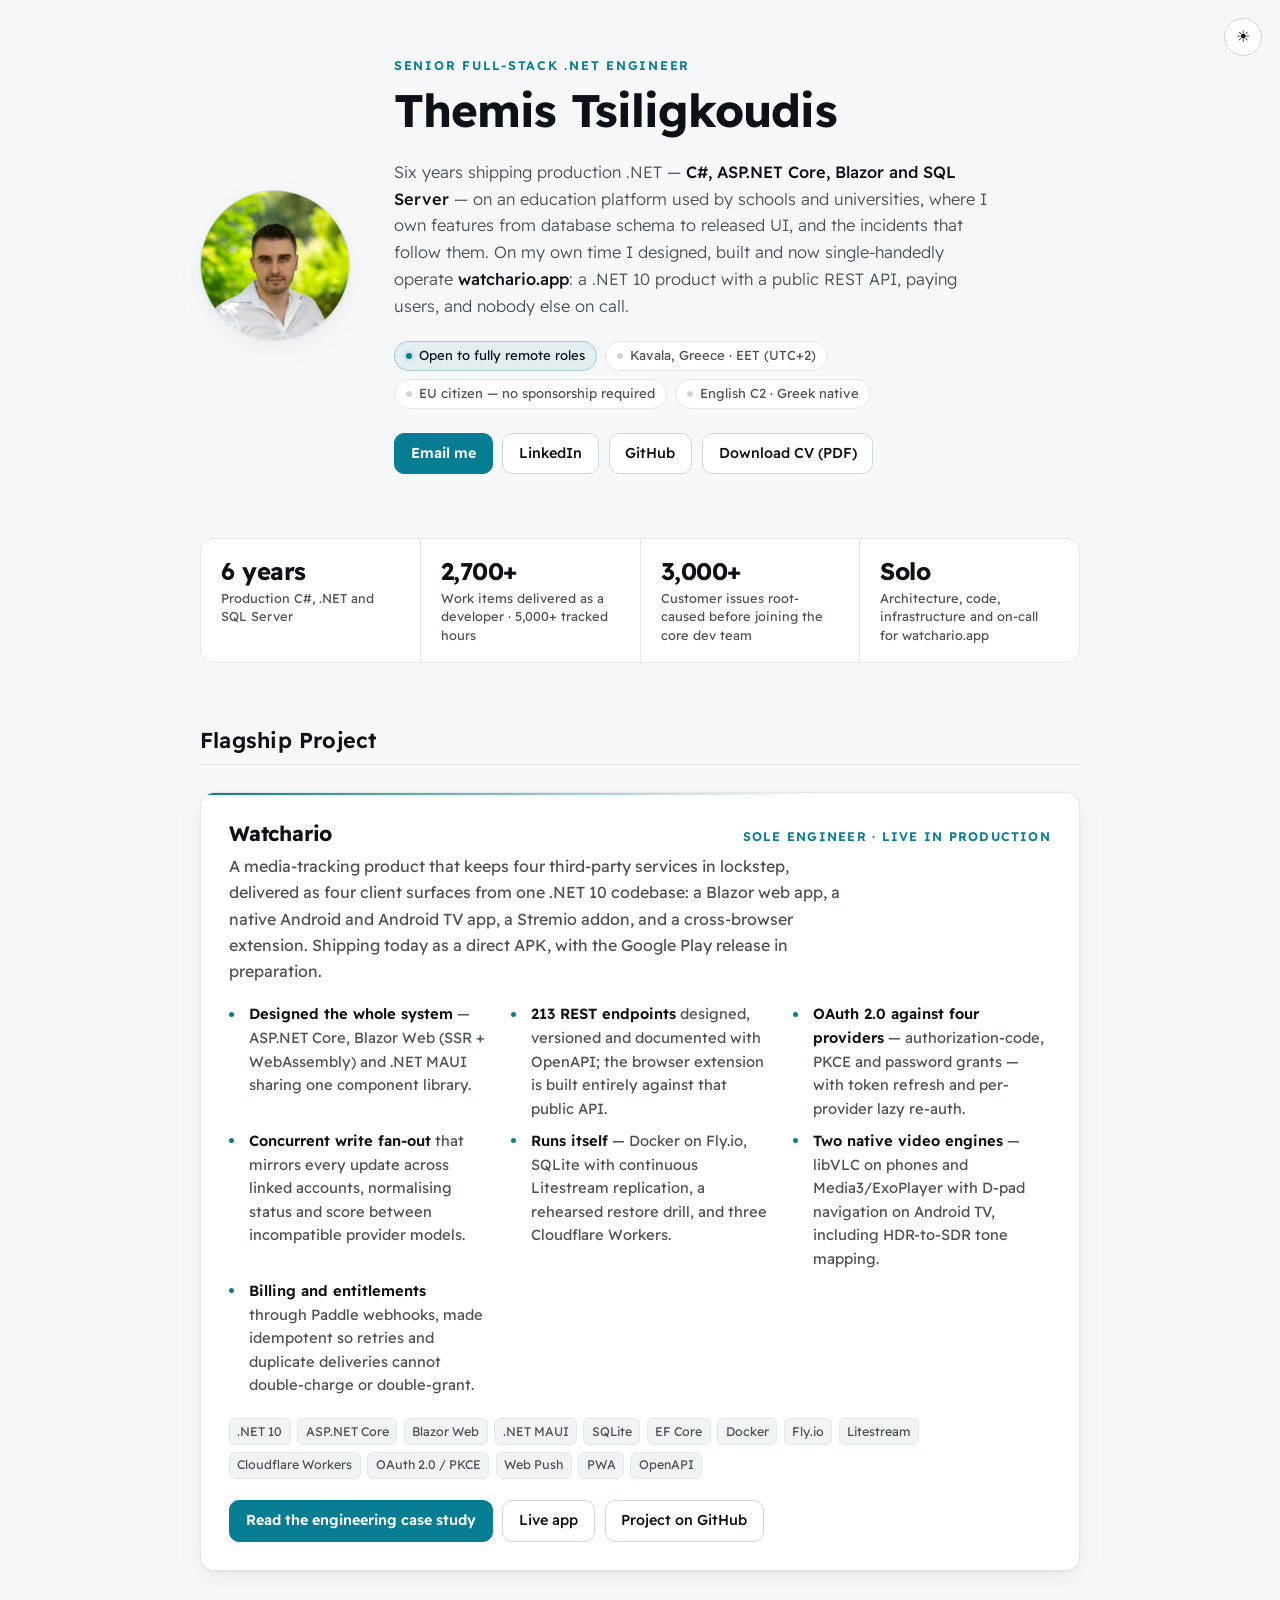
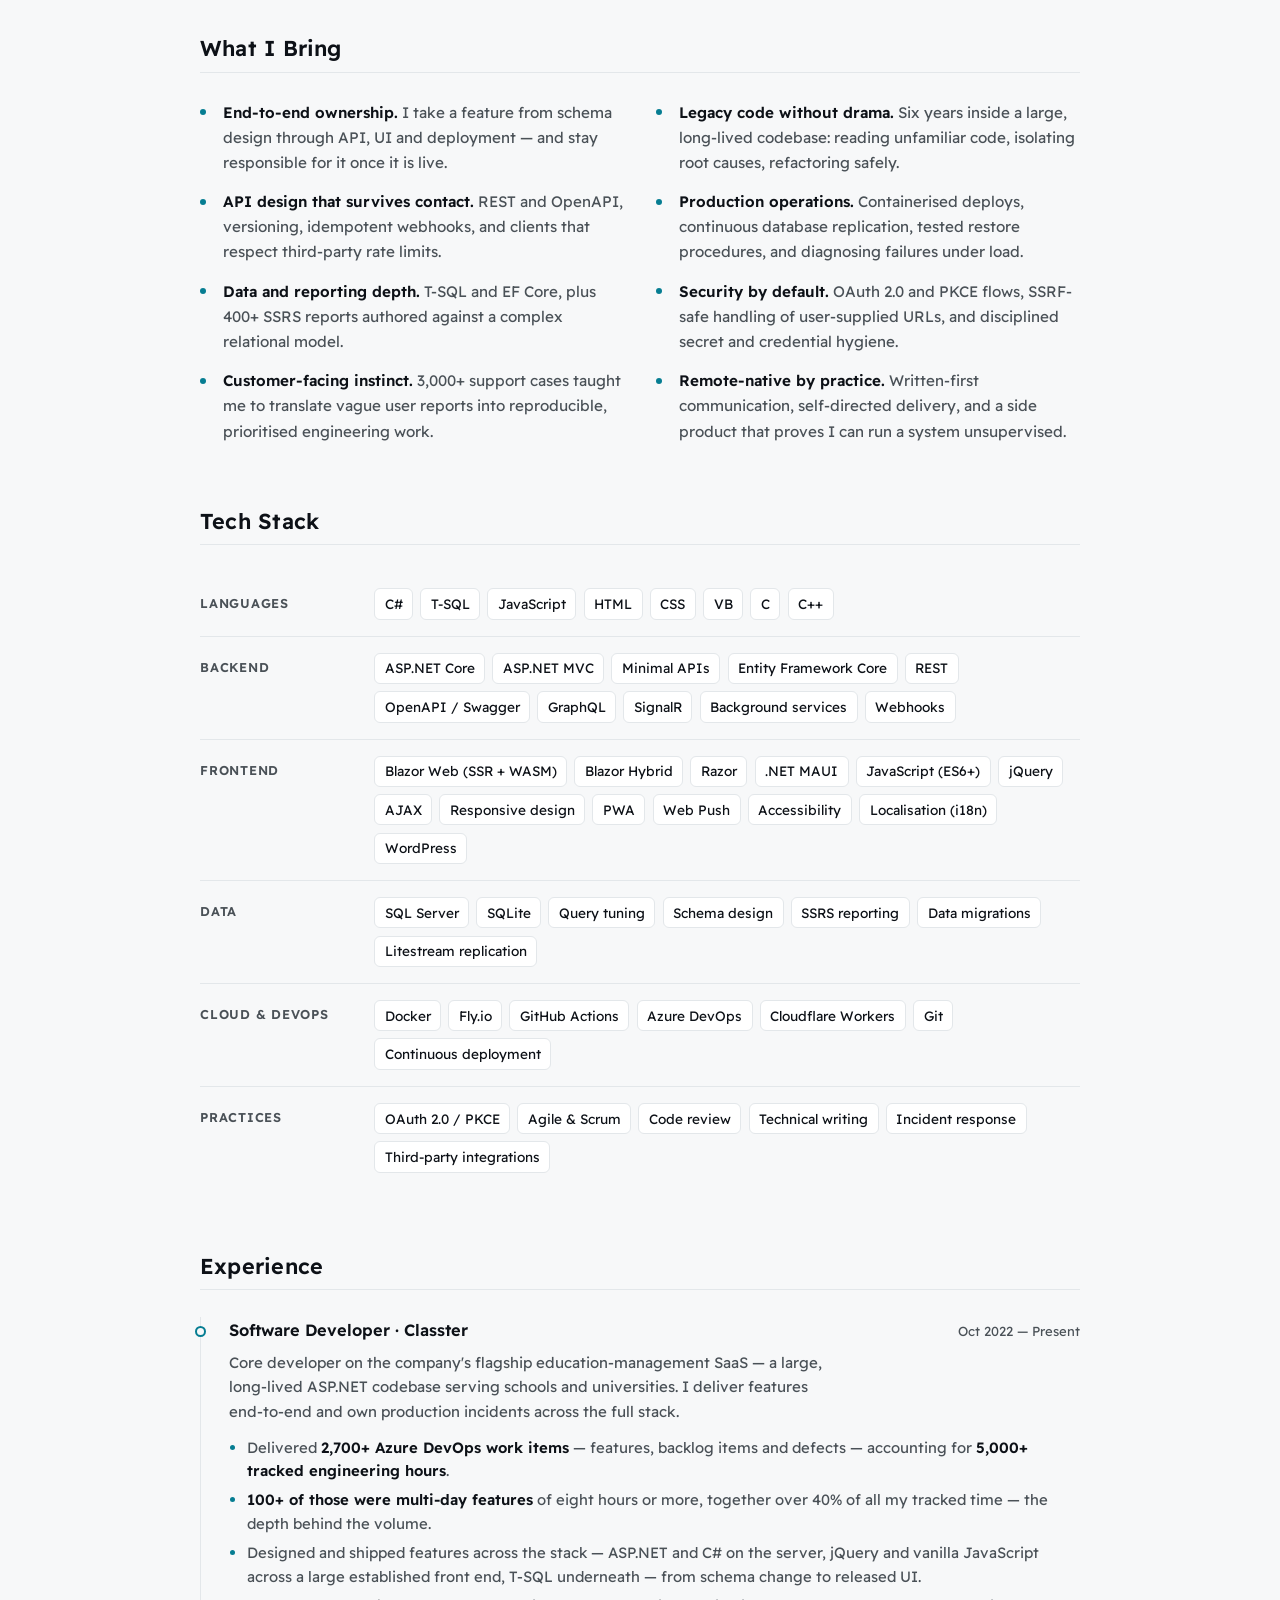
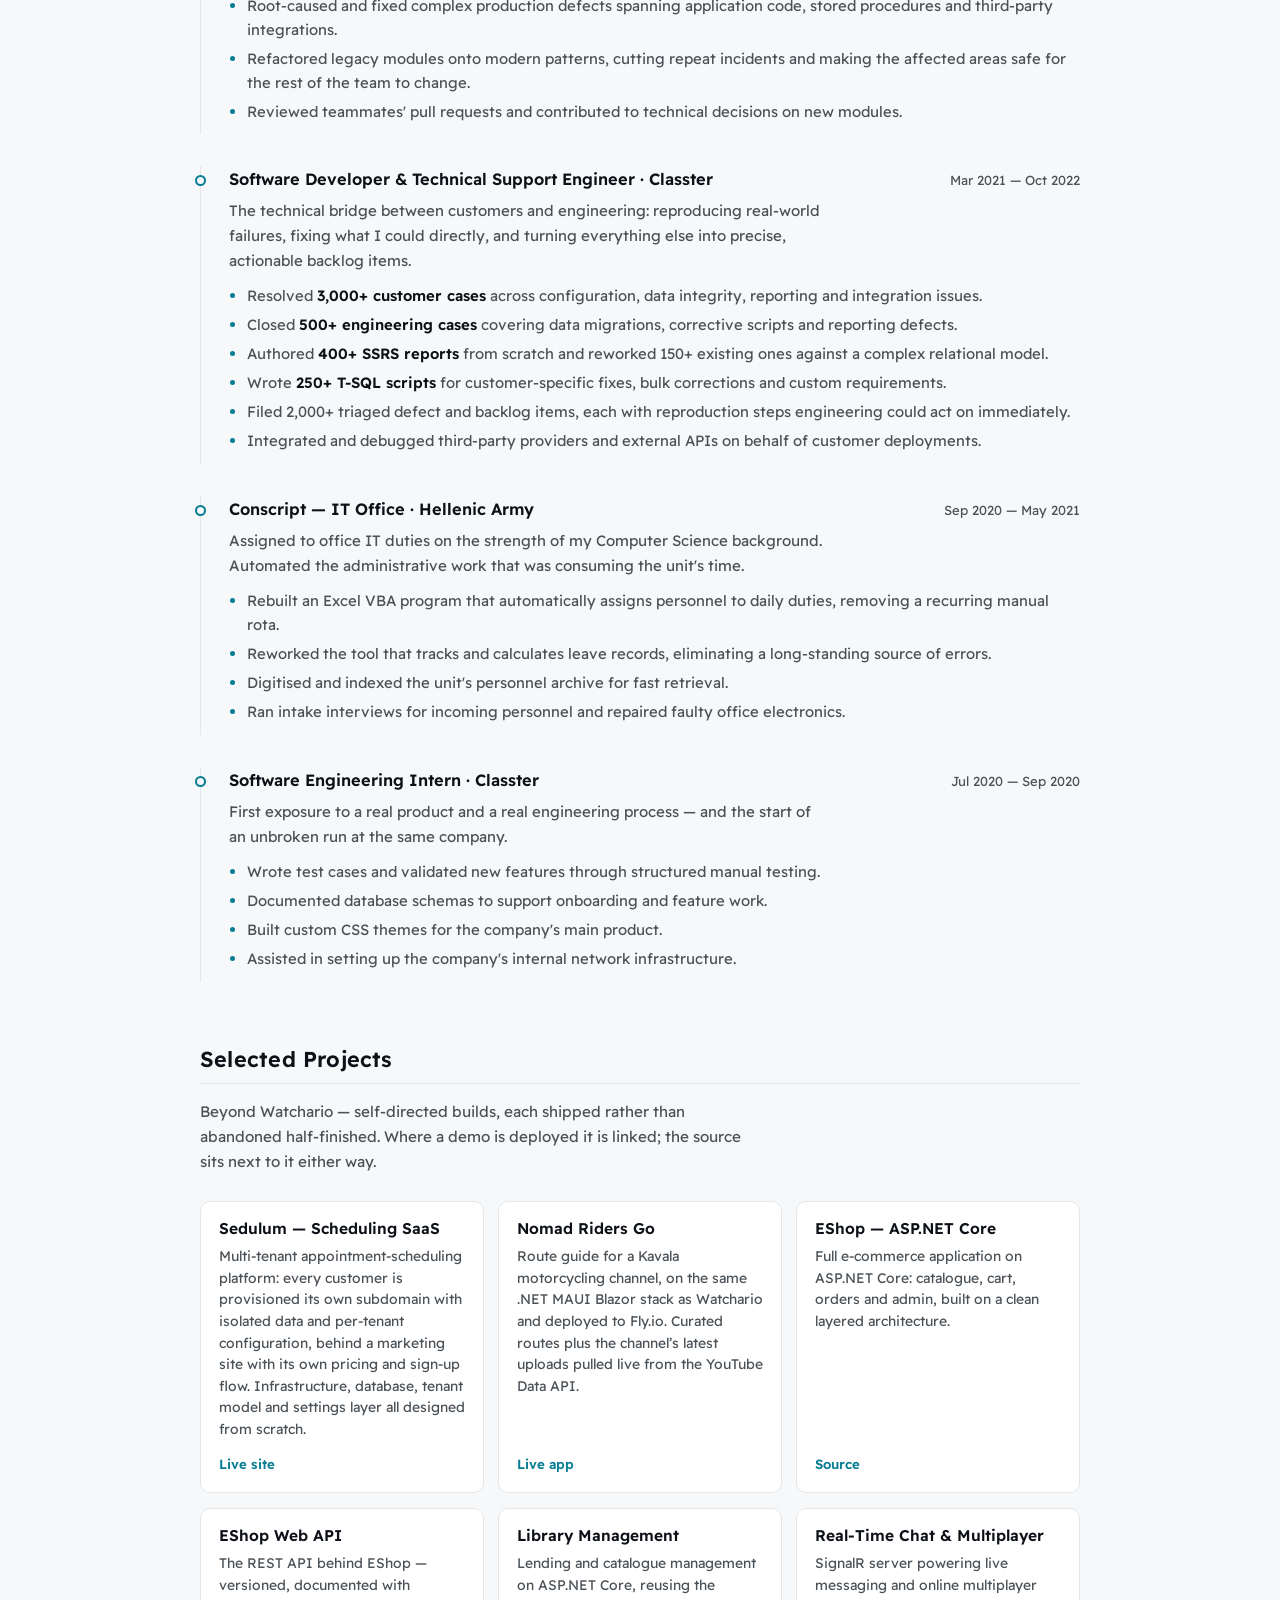
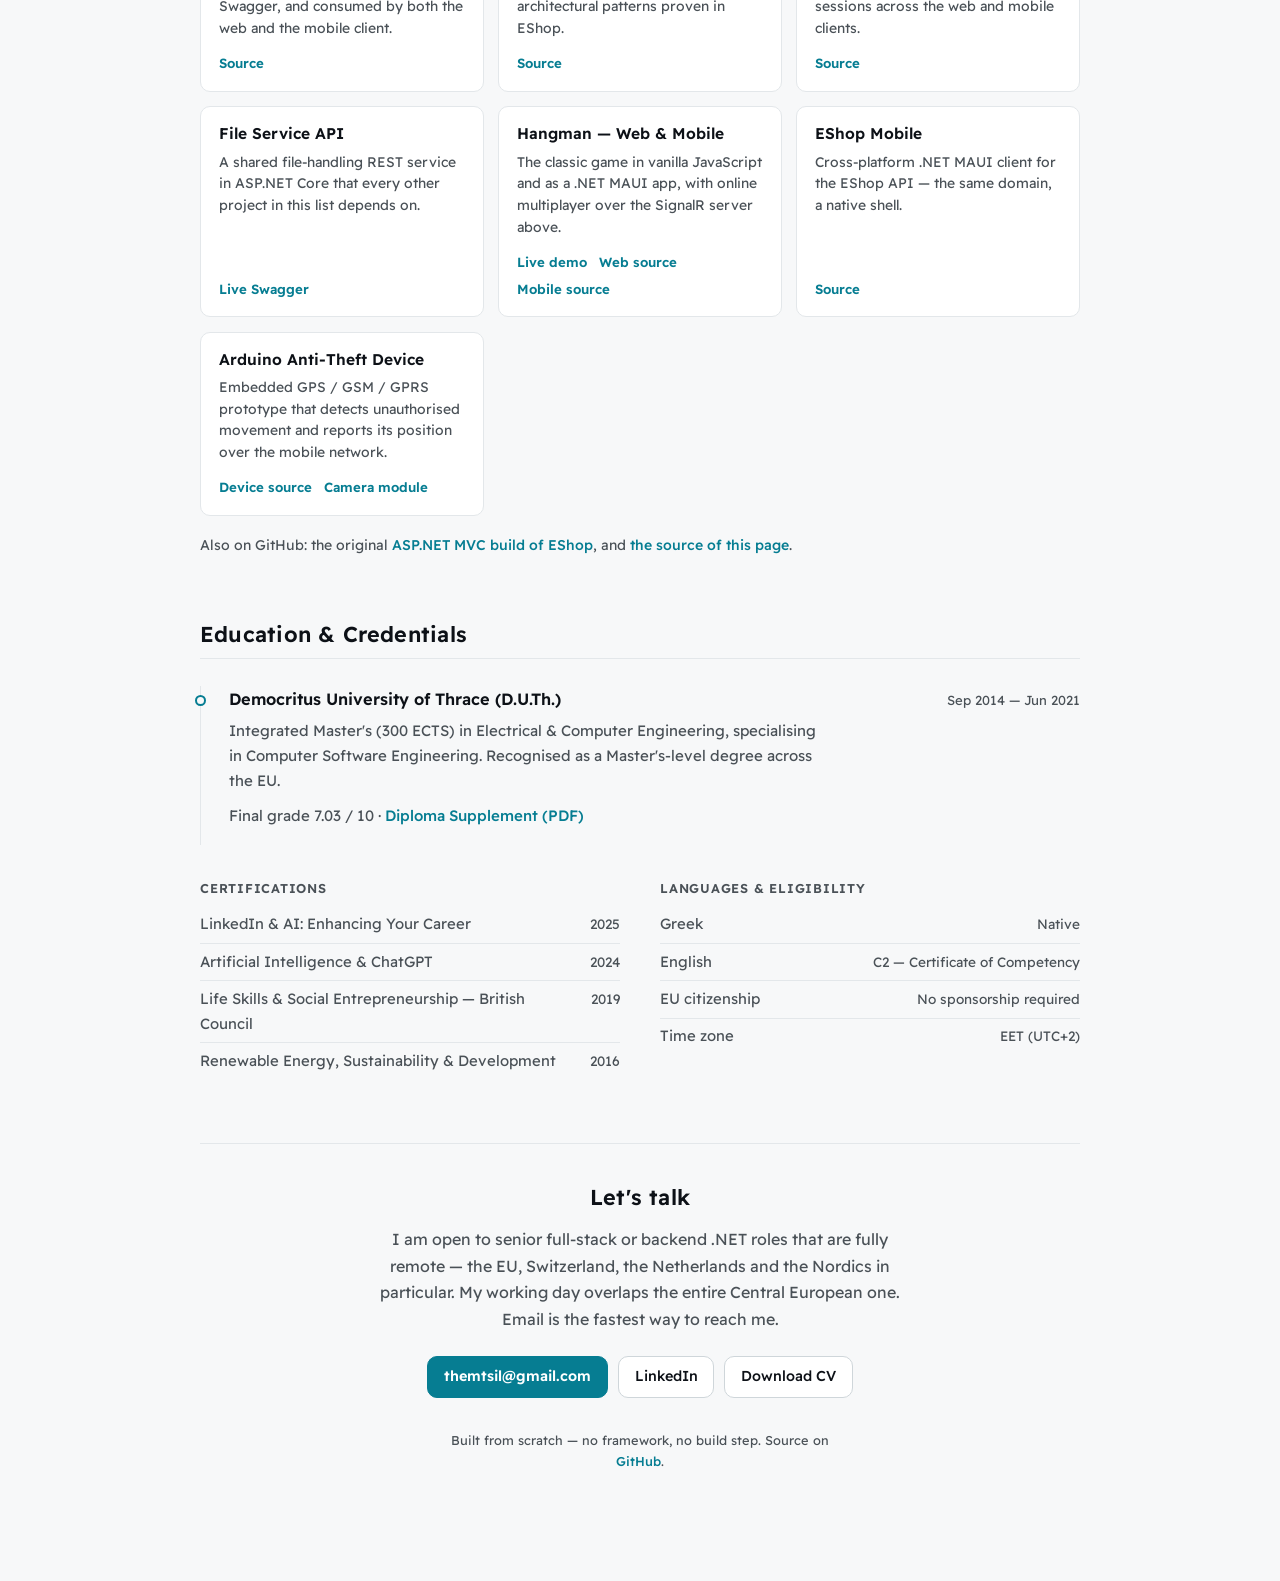
<file: index.html>
<!DOCTYPE html>
<html lang="en">
<head>
    <meta charset="utf-8">
    <meta name="viewport" content="width=device-width, initial-scale=1">

    <title>Themis Tsiligkoudis — Senior Full-Stack .NET Engineer</title>
    <meta name="description" content="Senior Full-Stack .NET Engineer with 6 years of production experience in C#, ASP.NET Core, Blazor and SQL Server. Based in Kavala, Greece (UTC+2) and open to fully remote roles across the EU, Switzerland and the Nordics. Builder and sole operator of watchario.app.">
    <meta name="author" content="Themis Tsiligkoudis">
    <meta name="keywords" content="Themis Tsiligkoudis, Senior .NET Developer, Full-Stack Engineer, C#, ASP.NET Core, Blazor, .NET MAUI, JavaScript, jQuery, SQL Server, Remote Developer Greece, Remote .NET Engineer Europe">
    <link rel="canonical" href="https://myportofolio.eu/">

    <meta property="og:type" content="profile">
    <meta property="og:site_name" content="Themis Tsiligkoudis">
    <meta property="og:url" content="https://myportofolio.eu/">
    <meta property="og:title" content="Themis Tsiligkoudis — Senior Full-Stack .NET Engineer">
    <meta property="og:description" content="6 years shipping production .NET. Builder and sole operator of watchario.app — a .NET 10 Blazor + MAUI product with a public REST API. Open to fully remote roles across Europe.">
    <meta property="og:image" content="https://myportofolio.eu/assets/images/og-image.png">
    <meta property="og:image:width" content="1200">
    <meta property="og:image:height" content="630">
    <meta property="og:image:alt" content="Themis Tsiligkoudis, Senior Full-Stack .NET Engineer, remote from Kavala, Greece.">
    <meta name="twitter:card" content="summary_large_image">
    <meta name="twitter:title" content="Themis Tsiligkoudis — Senior Full-Stack .NET Engineer">
    <meta name="twitter:description" content="6 years shipping production .NET. Builder and sole operator of watchario.app. Open to fully remote roles across Europe.">
    <meta name="twitter:image" content="https://myportofolio.eu/assets/images/og-image.png">

    <meta name="theme-color" content="#0b0d0e" media="(prefers-color-scheme: dark)">
    <meta name="theme-color" content="#f7f8f9" media="(prefers-color-scheme: light)">

    <link rel="icon" href="./assets/favicon.svg" type="image/svg+xml">
    <link rel="apple-touch-icon" href="./assets/images/profile_pic.JPG">

    <link rel="preconnect" href="https://fonts.googleapis.com">
    <link rel="preconnect" href="https://fonts.gstatic.com" crossorigin>
    <link rel="stylesheet" href="https://fonts.googleapis.com/css2?family=Readex+Pro:wght@300;400;500;600;700&display=swap">
    <link rel="stylesheet" href="./styles/main.css">

    <script>
        /* Resolve the theme before first paint so the page never flashes. */
        (function () {
            try {
                var t = localStorage.getItem('portfolio-theme');
                if (t === 'light' || t === 'dark') {
                    document.documentElement.setAttribute('data-theme', t);
                }
            } catch (e) { /* Blocked storage — the OS preference decides. */ }
        })();
    </script>

    <script type="application/ld+json">
    {
        "@context": "https://schema.org",
        "@type": "Person",
        "name": "Themis Tsiligkoudis",
        "givenName": "Themis",
        "familyName": "Tsiligkoudis",
        "jobTitle": "Senior Full-Stack .NET Engineer",
        "email": "mailto:themtsil@gmail.com",
        "url": "https://myportofolio.eu/",
        "image": "https://myportofolio.eu/assets/images/profile_pic.JPG",
        "description": "Senior Full-Stack .NET Engineer with 6 years of production experience in C#, ASP.NET Core, Blazor, .NET MAUI and SQL Server. Builder and sole operator of watchario.app.",
        "nationality": { "@type": "Country", "name": "Greece" },
        "address": {
            "@type": "PostalAddress",
            "addressLocality": "Kavala",
            "addressRegion": "Eastern Macedonia and Thrace",
            "addressCountry": "GR"
        },
        "knowsLanguage": [
            { "@type": "Language", "name": "Greek", "alternateName": "el" },
            { "@type": "Language", "name": "English", "alternateName": "en" }
        ],
        "worksFor": {
            "@type": "Organization",
            "name": "Classter",
            "url": "https://www.classter.com"
        },
        "alumniOf": {
            "@type": "CollegeOrUniversity",
            "name": "Democritus University of Thrace",
            "url": "https://duth.gr"
        },
        "knowsAbout": [
            "C#", ".NET", "ASP.NET Core", "Blazor", ".NET MAUI", "JavaScript", "jQuery", "SQL Server",
            "T-SQL", "Entity Framework Core", "REST API design", "OpenAPI",
            "SignalR", "SQL Server Reporting Services", "Docker", "OAuth 2.0",
            "Azure DevOps", "Cloudflare Workers", "Fly.io"
        ],
        "sameAs": [
            "https://github.com/ttsiligkoudis",
            "https://www.linkedin.com/in/ttsiligkoudis/",
            "https://watchario.app",
            "https://github.com/ttsiligkoudis/watchario-app"
        ],
        "seeks": {
            "@type": "Demand",
            "name": "Fully remote senior .NET engineering roles across the EU, Switzerland, the Nordics and the Netherlands"
        }
    }
    </script>
</head>
<body>
    <a class="skip-link" href="#main">Skip to content</a>

    <button id="theme-toggle" class="theme-toggle no-print" type="button" aria-label="Toggle color theme" aria-pressed="false" title="Toggle theme">
        <span class="theme-toggle__icon" aria-hidden="true">☾</span>
    </button>

    <main id="main">
        <div id="container--main">

            <header id="wrapper--hero">
                <img id="profile-pic" src="./assets/images/profile_pic.JPG" width="150" height="150"
                     alt="Portrait of Themis Tsiligkoudis">

                <div class="hero__content">
                    <p class="eyebrow">Senior Full-Stack .NET Engineer</p>
                    <h1 id="user-name">Themis Tsiligkoudis</h1>

                    <p id="bio">
                        Six years shipping production .NET — <strong>C#, ASP.NET Core, Blazor and SQL Server</strong> —
                        on an education platform used by schools and universities, where I own features from
                        database schema to released UI, and the incidents that follow them.
                        On my own time I designed, built and now single-handedly operate
                        <strong>watchario.app</strong>: a .NET 10 product with a public REST API, paying users,
                        and nobody else on call.
                    </p>

                    <ul class="availability">
                        <li class="is-open">Open to fully remote roles</li>
                        <li>Kavala, Greece · EET (UTC+2)</li>
                        <li>EU citizen — no sponsorship required</li>
                        <li>English C2 · Greek native</li>
                    </ul>

                    <ul class="cta-row">
                        <li><a class="btn btn--primary print-url" data-url="themtsil@gmail.com" href="mailto:themtsil@gmail.com?subject=Role%20enquiry">Email me</a></li>
                        <li><a class="btn print-url" data-url="linkedin.com/in/ttsiligkoudis" href="https://www.linkedin.com/in/ttsiligkoudis/" target="_blank" rel="noopener">LinkedIn</a></li>
                        <li><a class="btn print-url" data-url="github.com/ttsiligkoudis" href="https://github.com/ttsiligkoudis" target="_blank" rel="noopener">GitHub</a></li>
                        <li><a class="btn no-print" href="./assets/Themis-Tsiligkoudis-CV.pdf" target="_blank" rel="noopener">Download CV (PDF)</a></li>
                    </ul>
                </div>
            </header>

            <section class="section--page" aria-label="Career highlights at a glance">
                <div class="stat-band">
                    <p class="stat">
                        <span class="stat__value">6 years</span>
                        <span class="stat__label">Production C#, .NET and SQL Server</span>
                    </p>
                    <p class="stat">
                        <span class="stat__value">2,700+</span>
                        <span class="stat__label">Work items delivered as a developer · 5,000+ tracked hours</span>
                    </p>
                    <p class="stat">
                        <span class="stat__value">3,000+</span>
                        <span class="stat__label">Customer issues root-caused before joining the core dev team</span>
                    </p>
                    <p class="stat">
                        <span class="stat__value">Solo</span>
                        <span class="stat__label">Architecture, code, infrastructure and on-call for watchario.app</span>
                    </p>
                </div>
            </section>

            <section class="section--page" id="flagship">
                <h2>Flagship Project</h2>

                <article class="featured">
                    <div class="featured__head">
                        <h3 class="featured__title">Watchario</h3>
                        <span class="featured__role">Sole engineer · Live in production</span>
                    </div>

                    <p class="featured__tagline">
                        A media-tracking product that keeps four third-party services in lockstep, delivered as
                        four client surfaces from one .NET 10 codebase: a Blazor web app, a native Android and
                        Android TV app, a Stremio addon, and a cross-browser extension. Shipping today as a
                        direct APK, with the Google Play release in preparation.
                    </p>

                    <ul class="featured__points">
                        <li><strong>Designed the whole system</strong> — ASP.NET Core, Blazor Web (SSR + WebAssembly) and .NET MAUI sharing one component library.</li>
                        <li><strong>213 REST endpoints</strong> designed, versioned and documented with OpenAPI; the browser extension is built entirely against that public API.</li>
                        <li><strong>OAuth 2.0 against four providers</strong> — authorization-code, PKCE and password grants — with token refresh and per-provider lazy re-auth.</li>
                        <li><strong>Concurrent write fan-out</strong> that mirrors every update across linked accounts, normalising status and score between incompatible provider models.</li>
                        <li><strong>Runs itself</strong> — Docker on Fly.io, SQLite with continuous Litestream replication, a rehearsed restore drill, and three Cloudflare Workers.</li>
                        <li><strong>Two native video engines</strong> — libVLC on phones and Media3/ExoPlayer with D-pad navigation on Android TV, including HDR-to-SDR tone mapping.</li>
                        <li><strong>Billing and entitlements</strong> through Paddle webhooks, made idempotent so retries and duplicate deliveries cannot double-charge or double-grant.</li>
                    </ul>

                    <ul class="tags">
                        <li>.NET 10</li>
                        <li>ASP.NET Core</li>
                        <li>Blazor Web</li>
                        <li>.NET MAUI</li>
                        <li>SQLite</li>
                        <li>EF Core</li>
                        <li>Docker</li>
                        <li>Fly.io</li>
                        <li>Litestream</li>
                        <li>Cloudflare Workers</li>
                        <li>OAuth 2.0 / PKCE</li>
                        <li>Web Push</li>
                        <li>PWA</li>
                        <li>OpenAPI</li>
                    </ul>

                    <ul class="cta-row">
                        <li><a class="btn btn--primary print-url" data-url="myportofolio.eu/watchario.html" href="./watchario.html">Read the engineering case study</a></li>
                        <li><a class="btn print-url" data-url="watchario.app" href="https://watchario.app" target="_blank" rel="noopener">Live app</a></li>
                        <li><a class="btn print-url" data-url="github.com/ttsiligkoudis/watchario-app" href="https://github.com/ttsiligkoudis/watchario-app" target="_blank" rel="noopener">Project on GitHub</a></li>
                    </ul>
                </article>
            </section>

            <section class="section--page">
                <h2>What I Bring</h2>
                <ul id="qualifications--list">
                    <li><strong>End-to-end ownership.</strong> I take a feature from schema design through API, UI and deployment — and stay responsible for it once it is live.</li>
                    <li><strong>Legacy code without drama.</strong> Six years inside a large, long-lived codebase: reading unfamiliar code, isolating root causes, refactoring safely.</li>
                    <li><strong>API design that survives contact.</strong> REST and OpenAPI, versioning, idempotent webhooks, and clients that respect third-party rate limits.</li>
                    <li><strong>Production operations.</strong> Containerised deploys, continuous database replication, tested restore procedures, and diagnosing failures under load.</li>
                    <li><strong>Data and reporting depth.</strong> T-SQL and EF Core, plus 400+ SSRS reports authored against a complex relational model.</li>
                    <li><strong>Security by default.</strong> OAuth 2.0 and PKCE flows, SSRF-safe handling of user-supplied URLs, and disciplined secret and credential hygiene.</li>
                    <li><strong>Customer-facing instinct.</strong> 3,000+ support cases taught me to translate vague user reports into reproducible, prioritised engineering work.</li>
                    <li><strong>Remote-native by practice.</strong> Written-first communication, self-directed delivery, and a side product that proves I can run a system unsupervised.</li>
                </ul>
            </section>

            <section class="section--page">
                <h2>Tech Stack</h2>

                <div class="stack-group">
                    <p class="stack-group__label">Languages</p>
                    <ul class="stack-group__items">
                        <li>C#</li><li>T-SQL</li><li>JavaScript</li><li>HTML</li><li>CSS</li>
                        <li>VB</li><li>C</li><li>C++</li>
                    </ul>
                </div>

                <div class="stack-group">
                    <p class="stack-group__label">Backend</p>
                    <ul class="stack-group__items">
                        <li>ASP.NET Core</li><li>ASP.NET MVC</li><li>Minimal APIs</li>
                        <li>Entity Framework Core</li><li>REST</li><li>OpenAPI / Swagger</li>
                        <li>GraphQL</li><li>SignalR</li><li>Background services</li><li>Webhooks</li>
                    </ul>
                </div>

                <div class="stack-group">
                    <p class="stack-group__label">Frontend</p>
                    <ul class="stack-group__items">
                        <li>Blazor Web (SSR + WASM)</li><li>Blazor Hybrid</li><li>Razor</li>
                        <li>.NET MAUI</li><li>JavaScript (ES6+)</li><li>jQuery</li>
                        <li>AJAX</li><li>Responsive design</li><li>PWA</li>
                        <li>Web Push</li><li>Accessibility</li><li>Localisation (i18n)</li>
                        <li>WordPress</li>
                    </ul>
                </div>

                <div class="stack-group">
                    <p class="stack-group__label">Data</p>
                    <ul class="stack-group__items">
                        <li>SQL Server</li><li>SQLite</li><li>Query tuning</li>
                        <li>Schema design</li><li>SSRS reporting</li><li>Data migrations</li>
                        <li>Litestream replication</li>
                    </ul>
                </div>

                <div class="stack-group">
                    <p class="stack-group__label">Cloud &amp; DevOps</p>
                    <ul class="stack-group__items">
                        <li>Docker</li><li>Fly.io</li><li>GitHub Actions</li>
                        <li>Azure DevOps</li><li>Cloudflare Workers</li><li>Git</li>
                        <li>Continuous deployment</li>
                    </ul>
                </div>

                <div class="stack-group">
                    <p class="stack-group__label">Practices</p>
                    <ul class="stack-group__items">
                        <li>OAuth 2.0 / PKCE</li><li>Agile &amp; Scrum</li><li>Code review</li>
                        <li>Technical writing</li><li>Incident response</li><li>Third-party integrations</li>
                    </ul>
                </div>
            </section>

            <section id="work-history-wrapper" class="section--page">
                <h2>Experience</h2>

                <div class="card--work-history">
                    <div class="card__header">
                        <strong>Software Developer · Classter</strong>
                        <span class="card__date">Oct 2022 — Present</span>
                    </div>
                    <p>
                        Core developer on the company's flagship education-management SaaS — a large, long-lived
                        ASP.NET codebase serving schools and universities. I deliver features end-to-end and own
                        production incidents across the full stack.
                    </p>
                    <ul>
                        <li>Delivered <strong>2,700+ Azure DevOps work items</strong> — features, backlog items and defects — accounting for <strong>5,000+ tracked engineering hours</strong>.</li>
                        <li><strong>100+ of those were multi-day features</strong> of eight hours or more, together over 40% of all my tracked time — the depth behind the volume.</li>
                        <li>Designed and shipped features across the stack — ASP.NET and C# on the server, jQuery and vanilla JavaScript across a large established front end, T-SQL underneath — from schema change to released UI.</li>
                        <li>Root-caused and fixed complex production defects spanning application code, stored procedures and third-party integrations.</li>
                        <li>Refactored legacy modules onto modern patterns, cutting repeat incidents and making the affected areas safe for the rest of the team to change.</li>
                        <li>Reviewed teammates' pull requests and contributed to technical decisions on new modules.</li>
                    </ul>
                </div>

                <div class="card--work-history">
                    <div class="card__header">
                        <strong>Software Developer &amp; Technical Support Engineer · Classter</strong>
                        <span class="card__date">Mar 2021 — Oct 2022</span>
                    </div>
                    <p>
                        The technical bridge between customers and engineering: reproducing real-world failures,
                        fixing what I could directly, and turning everything else into precise, actionable backlog items.
                    </p>
                    <ul>
                        <li>Resolved <strong>3,000+ customer cases</strong> across configuration, data integrity, reporting and integration issues.</li>
                        <li>Closed <strong>500+ engineering cases</strong> covering data migrations, corrective scripts and reporting defects.</li>
                        <li>Authored <strong>400+ SSRS reports</strong> from scratch and reworked 150+ existing ones against a complex relational model.</li>
                        <li>Wrote <strong>250+ T-SQL scripts</strong> for customer-specific fixes, bulk corrections and custom requirements.</li>
                        <li>Filed 2,000+ triaged defect and backlog items, each with reproduction steps engineering could act on immediately.</li>
                        <li>Integrated and debugged third-party providers and external APIs on behalf of customer deployments.</li>
                    </ul>
                </div>

                <div class="card--work-history">
                    <div class="card__header">
                        <strong>Conscript — IT Office · Hellenic Army</strong>
                        <span class="card__date">Sep 2020 — May 2021</span>
                    </div>
                    <p>
                        Assigned to office IT duties on the strength of my Computer Science background. Automated
                        the administrative work that was consuming the unit's time.
                    </p>
                    <ul>
                        <li>Rebuilt an Excel VBA program that automatically assigns personnel to daily duties, removing a recurring manual rota.</li>
                        <li>Reworked the tool that tracks and calculates leave records, eliminating a long-standing source of errors.</li>
                        <li>Digitised and indexed the unit's personnel archive for fast retrieval.</li>
                        <li>Ran intake interviews for incoming personnel and repaired faulty office electronics.</li>
                    </ul>
                </div>

                <div class="card--work-history">
                    <div class="card__header">
                        <strong>Software Engineering Intern · Classter</strong>
                        <span class="card__date">Jul 2020 — Sep 2020</span>
                    </div>
                    <p>
                        First exposure to a real product and a real engineering process — and the start of an
                        unbroken run at the same company.
                    </p>
                    <ul>
                        <li>Wrote test cases and validated new features through structured manual testing.</li>
                        <li>Documented database schemas to support onboarding and feature work.</li>
                        <li>Built custom CSS themes for the company's main product.</li>
                        <li>Assisted in setting up the company's internal network infrastructure.</li>
                    </ul>
                </div>
            </section>

            <section class="section--page">
                <h2>Selected Projects</h2>
                <p class="section__lead">
                    Beyond Watchario — self-directed builds, each shipped rather than abandoned half-finished.
                    Where a demo is deployed it is linked; the source sits next to it either way.
                </p>

                <div class="projects-grid">
                    <article class="card--project">
                        <h3 class="card--project__title">Sedulum — Scheduling SaaS</h3>
                        <p class="card--project__desc">Multi-tenant appointment-scheduling platform: every customer is provisioned its own subdomain with isolated data and per-tenant configuration, behind a marketing site with its own pricing and sign-up flow. Infrastructure, database, tenant model and settings layer all designed from scratch.</p>
                        <p class="card--project__links">
                            <a class="print-url" data-url="sedulum.com" href="https://sedulum.com/" data-live-demo target="_blank" rel="noopener">Live site</a>
                        </p>
                    </article>

                    <article class="card--project">
                        <h3 class="card--project__title">Nomad Riders Go</h3>
                        <p class="card--project__desc">Route guide for a Kavala motorcycling channel, on the same .NET MAUI Blazor stack as Watchario and deployed to Fly.io. Curated routes plus the channel&rsquo;s latest uploads pulled live from the YouTube Data API.</p>
                        <p class="card--project__links">
                            <a class="print-url" data-url="nomadridersgo.fly.dev" href="https://nomadridersgo.fly.dev/" data-live-demo target="_blank" rel="noopener">Live app</a>
                        </p>
                    </article>

                    <article class="card--project">
                        <h3 class="card--project__title">EShop — ASP.NET Core</h3>
                        <p class="card--project__desc">Full e-commerce application on ASP.NET Core: catalogue, cart, orders and admin, built on a clean layered architecture.</p>
                        <p class="card--project__links">
                                            <a class="print-url" data-url="github.com/ttsiligkoudis/EShop-Core" href="https://github.com/ttsiligkoudis/EShop-Core" target="_blank" rel="noopener">Source</a>
                        </p>
                    </article>

                    <article class="card--project">
                        <h3 class="card--project__title">EShop Web API</h3>
                        <p class="card--project__desc">The REST API behind EShop — versioned, documented with Swagger, and consumed by both the web and the mobile client.</p>
                        <p class="card--project__links">
                                            <a class="print-url" data-url="github.com/ttsiligkoudis/EShopAPI" href="https://github.com/ttsiligkoudis/EShopAPI" target="_blank" rel="noopener">Source</a>
                        </p>
                    </article>

                    <article class="card--project">
                        <h3 class="card--project__title">Library Management</h3>
                        <p class="card--project__desc">Lending and catalogue management on ASP.NET Core, reusing the architectural patterns proven in EShop.</p>
                        <p class="card--project__links">
                                            <a class="print-url" data-url="github.com/ttsiligkoudis/Library" href="https://github.com/ttsiligkoudis/Library" target="_blank" rel="noopener">Source</a>
                        </p>
                    </article>

                    <article class="card--project">
                        <h3 class="card--project__title">Real-Time Chat &amp; Multiplayer</h3>
                        <p class="card--project__desc">SignalR server powering live messaging and online multiplayer sessions across the web and mobile clients.</p>
                        <p class="card--project__links">
                                            <a class="print-url" data-url="github.com/ttsiligkoudis/SignalRServer" href="https://github.com/ttsiligkoudis/SignalRServer" target="_blank" rel="noopener">Source</a>
                        </p>
                    </article>

                    <article class="card--project">
                        <h3 class="card--project__title">File Service API</h3>
                        <p class="card--project__desc">A shared file-handling REST service in ASP.NET Core that every other project in this list depends on.</p>
                        <p class="card--project__links">
                            <a class="print-url" data-url="fileservice.myportofolio.eu/swagger" href="https://fileservice.myportofolio.eu/swagger" data-live-demo target="_blank" rel="noopener">Live Swagger</a>
                        </p>
                    </article>

                    <article class="card--project">
                        <h3 class="card--project__title">Hangman — Web &amp; Mobile</h3>
                        <p class="card--project__desc">The classic game in vanilla JavaScript and as a .NET MAUI app, with online multiplayer over the SignalR server above.</p>
                        <p class="card--project__links">
                            <a class="print-url" data-url="hangman.myportofolio.eu" href="https://hangman.myportofolio.eu" data-live-demo target="_blank" rel="noopener">Live demo</a>
                            <a class="print-url" data-url="github.com/ttsiligkoudis/HangMan" href="https://github.com/ttsiligkoudis/HangMan" target="_blank" rel="noopener">Web source</a>
                            <a class="print-url" data-url="github.com/ttsiligkoudis/HangMan-Mobile" href="https://github.com/ttsiligkoudis/HangMan-Mobile" target="_blank" rel="noopener">Mobile source</a>
                        </p>
                    </article>

                    <article class="card--project">
                        <h3 class="card--project__title">EShop Mobile</h3>
                        <p class="card--project__desc">Cross-platform .NET MAUI client for the EShop API — the same domain, a native shell.</p>
                        <p class="card--project__links">
                            <a class="print-url" data-url="github.com/ttsiligkoudis/EShopMobile" href="https://github.com/ttsiligkoudis/EShopMobile" target="_blank" rel="noopener">Source</a>
                        </p>
                    </article>

                    <article class="card--project">
                        <h3 class="card--project__title">Arduino Anti-Theft Device</h3>
                        <p class="card--project__desc">Embedded GPS / GSM / GPRS prototype that detects unauthorised movement and reports its position over the mobile network.</p>
                        <p class="card--project__links">
                            <a class="print-url" data-url="github.com/ttsiligkoudis/Arduino-GPS-GSM-Device" href="https://github.com/ttsiligkoudis/Arduino-GPS-GSM-Device" target="_blank" rel="noopener">Device source</a>
                            <a class="print-url" data-url="github.com/ttsiligkoudis/Arduino-Camera-Snapshot" href="https://github.com/ttsiligkoudis/Arduino-Camera-Snapshot" target="_blank" rel="noopener">Camera module</a>
                        </p>
                    </article>
                </div>

                <p class="muted" style="margin-top:1.25em;">
                    Also on GitHub: the original
                    <a class="print-url" data-url="github.com/ttsiligkoudis/EShop-MVC" href="https://github.com/ttsiligkoudis/EShop-MVC" target="_blank" rel="noopener">ASP.NET MVC build of EShop</a>,
                    and <a class="print-url" data-url="github.com/ttsiligkoudis/Digital-Resume" href="https://github.com/ttsiligkoudis/Digital-Resume" target="_blank" rel="noopener">the source of this page</a>.
                </p>
            </section>

            <section id="education-wrapper" class="section--page">
                <h2>Education &amp; Credentials</h2>

                <div class="card--education">
                    <div class="card__header">
                        <strong>Democritus University of Thrace (D.U.Th.)</strong>
                        <span class="card__date">Sep 2014 — Jun 2021</span>
                    </div>
                    <p>
                        Integrated Master's (300 ECTS) in Electrical &amp; Computer Engineering,
                        specialising in Computer Software Engineering. Recognised as a Master's-level degree
                        across the EU.
                    </p>
                    <p class="muted">Final grade 7.03 / 10 ·
                        <a href="./assets/Diploma Supplement.pdf" target="_blank" rel="noopener">Diploma Supplement (PDF)</a>
                    </p>
                </div>

                <div class="two-col" style="margin-top:2em;">
                    <div>
                        <h3 class="stack-group__label" style="margin-bottom:.75em;">Certifications</h3>
                        <ul class="plain-list">
                            <li><span>LinkedIn &amp; AI: Enhancing Your Career</span><span>2025</span></li>
                            <li><span>Artificial Intelligence &amp; ChatGPT</span><span>2024</span></li>
                            <li><span>Life Skills &amp; Social Entrepreneurship — British Council</span><span>2019</span></li>
                            <li><span>Renewable Energy, Sustainability &amp; Development</span><span>2016</span></li>
                        </ul>
                    </div>
                    <div>
                        <h3 class="stack-group__label" style="margin-bottom:.75em;">Languages &amp; Eligibility</h3>
                        <ul class="plain-list">
                            <li><span>Greek</span><span>Native</span></li>
                            <li><span>English</span><span>C2 — Certificate of Competency</span></li>
                            <li><span>EU citizenship</span><span>No sponsorship required</span></li>
                            <li><span>Time zone</span><span>EET (UTC+2)</span></li>
                        </ul>
                    </div>
                </div>
            </section>

            <footer class="section--page footer">
                <h2>Let's talk</h2>
                <p>
                    I am open to senior full-stack or backend .NET roles that are fully remote —
                    the EU, Switzerland, the Netherlands and the Nordics in particular. My working
                    day overlaps the entire Central European one. Email is the fastest way to reach me.
                </p>
                <ul class="cta-row">
                    <li><a class="btn btn--primary" href="mailto:themtsil@gmail.com?subject=Role%20enquiry">themtsil@gmail.com</a></li>
                    <li><a class="btn" href="https://www.linkedin.com/in/ttsiligkoudis/" target="_blank" rel="noopener">LinkedIn</a></li>
                    <li><a class="btn no-print" href="./assets/Themis-Tsiligkoudis-CV.pdf" target="_blank" rel="noopener">Download CV</a></li>
                </ul>
                <p class="colophon">
                    Built from scratch — no framework, no build step. Source on
                    <a href="https://github.com/ttsiligkoudis/Digital-Resume" target="_blank" rel="noopener">GitHub</a>.
                </p>
            </footer>

        </div>
    </main>

    <script src="./scripts/theme.js" defer></script>
    <script src="./scripts/projects.js" defer></script>
</body>
</html>
</file>
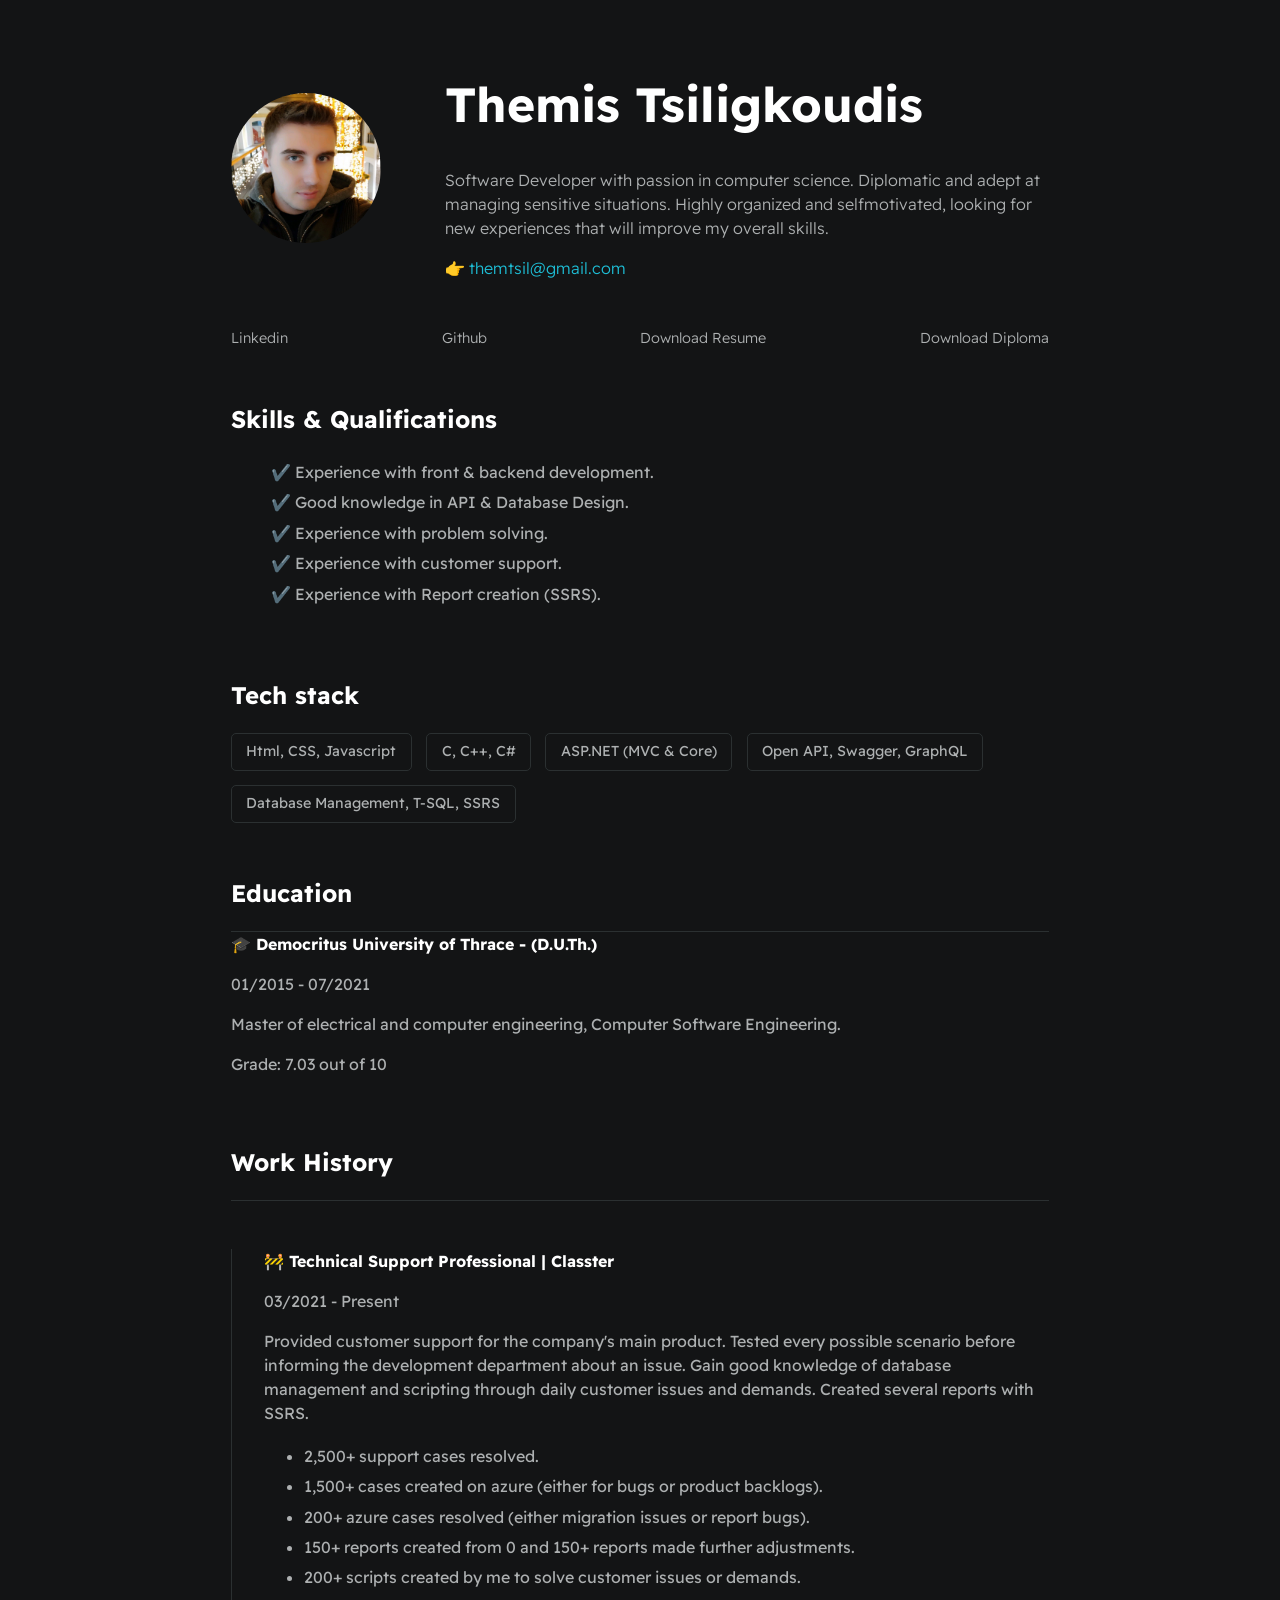
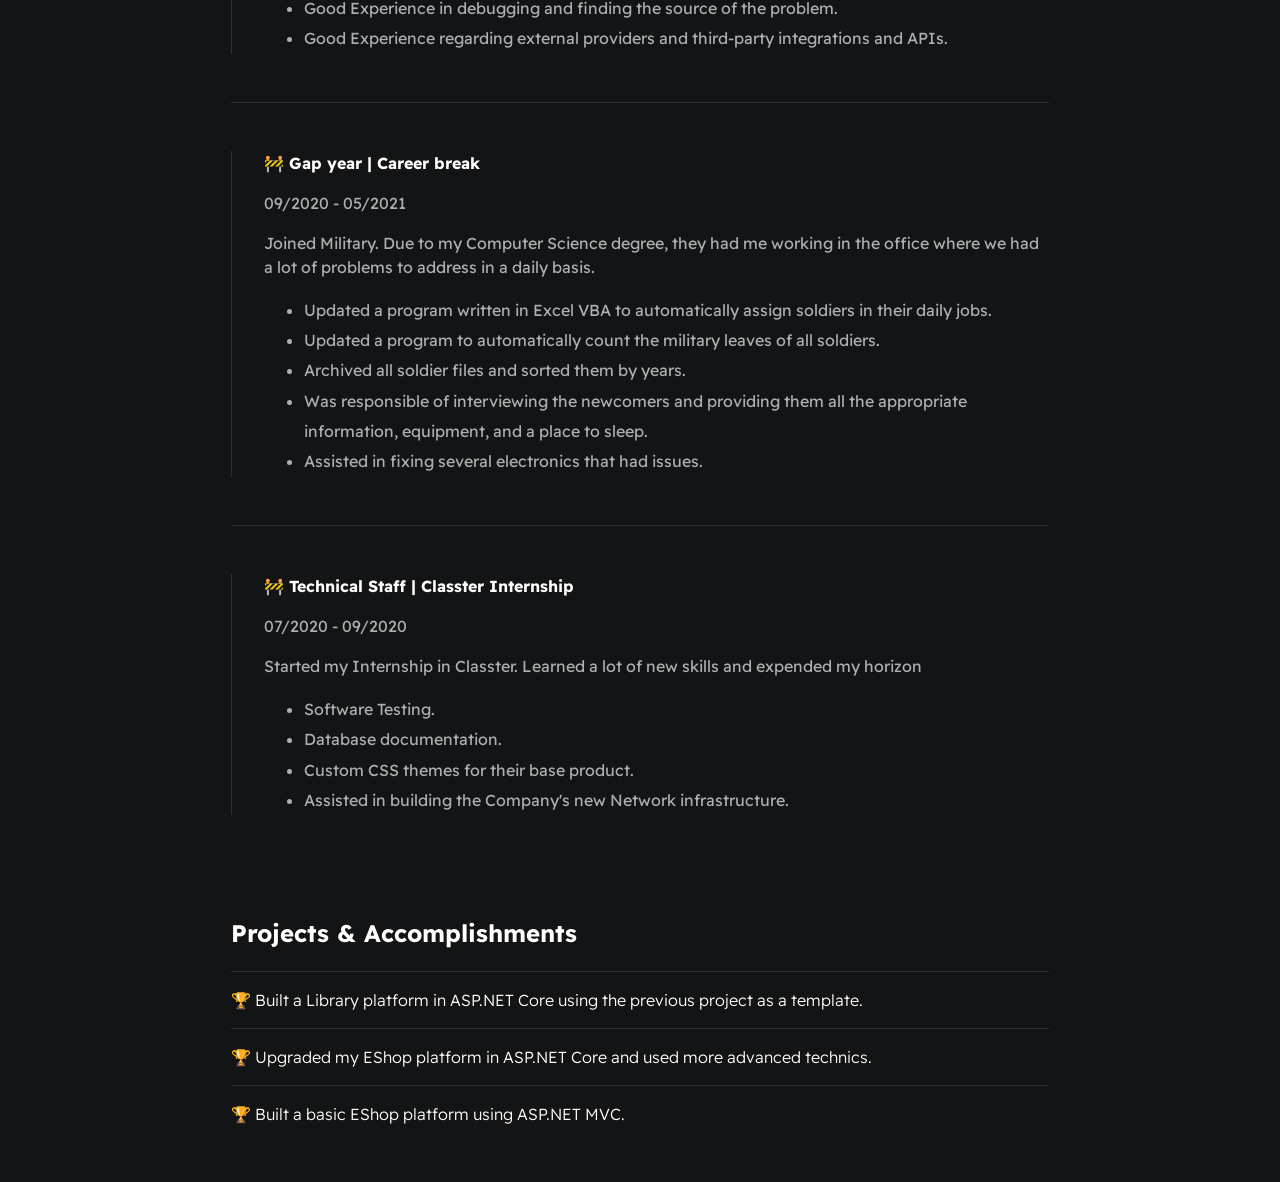
<file: .vs/Digital-Resume/index.html>
<!DOCTYPE html>
<html>
    <head>
        <meta charset="utf-8">
        <meta http-equiv="X-UA-Compatible" content="IE=edge">
        <title>Themis Tsiligkoudis</title>
        <meta name="description" content="">
        <meta name="viewport" content="width=device-width, initial-scale=1">
        <link rel="stylesheet" href="./styles/main.css">
    </head>
    <body>
        <div id="container--main">

            <section id="wrapper--hero" class="section--page">
                <img id="profile-pic" src="./assets/images/profile_pic.JPG">

                <div>
                    <h1 id="user-name">Themis Tsiligkoudis</h1>
                    <p id="bio">Software Developer with passion in computer science. Diplomatic and adept at managing sensitive situations. Highly organized and selfmotivated, looking for new experiences that will improve my overall skills</a>.</p>
                    <p id="email">👉 <a href="mailto:themtsil@gmail.com">themtsil@gmail.com</a></p>
                </div>  
            </section>

            <section class="section--page">
        
                <div id="socials--list">
                    <a href="https://www.linkedin.com/in/ttsiligkoudis/" target="_blank">Linkedin</a>
                    <a href="https://github.com/ttsiligkoudis" target="_blank">Github</a>
                    <a href="./assets/resume.pdf" target="_blank">Download Resume</a>
                    <a href="./assets/Diploma Supplement.pdf" target="_blank">Download Diploma</a>
                </div>
            </section>

            <section class="section--page">
                <h2>Skills & Qualifications</h2>
                <ul id="qualifications--list">
                    <li>✔️ Experience with front & backend development.</li>
                    <li>✔️ Good knowledge in API & Database Design.</li>
                    <li>✔️ Experience with problem solving.</li>
                    <li>✔️ Experience with customer support.</li>
                    <li>✔️ Experience with Report creation (SSRS).</li>
                </ul>
            </section>

            <section class="section--page">
                <h2>Tech stack</h2>

                <div id="wrapper--techstack__items">
                    <div class="card--techstack"><span>Html, CSS, Javascript</span></div>
                    <div class="card--techstack"><span>C, C++, C#</span></div>
                    <div class="card--techstack"><span>ASP.NET (MVC & Core)</span></div>
                    <div class="card--techstack"><span>Open API, Swagger, GraphQL </span></div>
                    <div class="card--techstack"><span>Database Management, T-SQL, SSRS </span></div>
                </div>
            </section>

            <section id="education-wrapper" class="section--page">
                <h2>Education</h2>

                <div class="line-break"></div>
                <div class="card--education">
                    <strong>🎓 Democritus University of Thrace - (D.U.Th.)</strong>
                    <p>01/2015 - 07/2021</p>
                    <p>Master of electrical and computer engineering, Computer Software Engineering.</p>
                    <p>Grade: 7.03 out of 10</p>
                </div>
            </section>

            <section id="work-history-wrapper" class="section--page">
                <h2>Work History</h2>

                <div class="line-break"></div>

                <div class="card--work-history">
                    <strong>🚧 Technical Support Professional | Classter</strong>
                    <p>03/2021 - Present</p>
                    <p>Provided customer support for the company's main product. Tested every possible scenario before informing the development department about an issue. Gain good knowledge of database management and scripting through daily customer issues and demands. Created several reports with SSRS.</p>
                    <ul>
                        <li>2,500+ support cases resolved.</li>
                        <li>1,500+ cases created on azure (either for bugs or product backlogs).</li>
                        <li>200+ azure cases resolved (either migration issues or report bugs).</li>
                        <li>150+ reports created from 0 and 150+ reports made further adjustments.</li>
                        <li>200+ scripts created by me to solve customer issues or demands.</li>
                        <li>Good Experience in debugging and finding the source of the problem.</li>
                        <li>Good Experience regarding external providers and third-party integrations and APIs.</li>
                    </ul>
                </div>

                <div class="line-break"></div>

                <div class="card--work-history">
                    <strong>🚧 Gap year | Career break</strong>
                    <p>09/2020 - 05/2021</p>
                    <p>Joined Military. Due to my Computer Science degree, they had me working in the office where we had a lot of problems to address in a daily basis.</p>
                    <ul>
                        <li>Updated a program written in Excel VBA to automatically assign soldiers in their daily jobs.</li>
                        <li>Updated a program to automatically count the military leaves of all soldiers.</li>
                        <li>Archived all soldier files and sorted them by years.</li>
                        <li>Was responsible of interviewing the newcomers and providing them all the appropriate information, equipment, and a place to sleep.</li>
                        <li>Assisted in fixing several electronics that had issues.</li>
                    </ul>
                </div>

                <div class="line-break"></div>

                <div class="card--work-history">
                    <strong>🚧 Technical Staff | Classter Internship</strong>
                    <p>07/2020 - 09/2020</p>
                    <p>Started my Internship in Classter. Learned a lot of new skills and expended my horizon</p>
                    <ul>
                        <li>Software Testing.</li>
                        <li>Database documentation.</li>
                        <li>Custom CSS themes for their base product.</li>
                        <li>Assisted in building the Company's new Network infrastructure.</li>
                    </ul>
                </div>
            </section>

            <section class="section--page">
                <h2>Projects & Accomplishments</h2>

                <div class="card--project">
                    <a href="https://github.com/ttsiligkoudis/Library" target="_blank"><span>🏆 </span>Built a Library platform in ASP.NET Core using the previous project as a template.</a>
                </div>

                <div class="card--project">
                    <a href="https://github.com/ttsiligkoudis/EShop-Core" target="_blank"><span>🏆 </span>Upgraded my EShop platform in ASP.NET Core and used more advanced technics.</a>
                </div>

                <div class="card--project">
                    <a href="https://github.com/ttsiligkoudis/EShop-MVC" target="_blank"><span>🏆 </span>Built a basic EShop platform using ASP.NET MVC.</a>
                </div>
            </section>

        </div>

    </body>
</html>
</file>
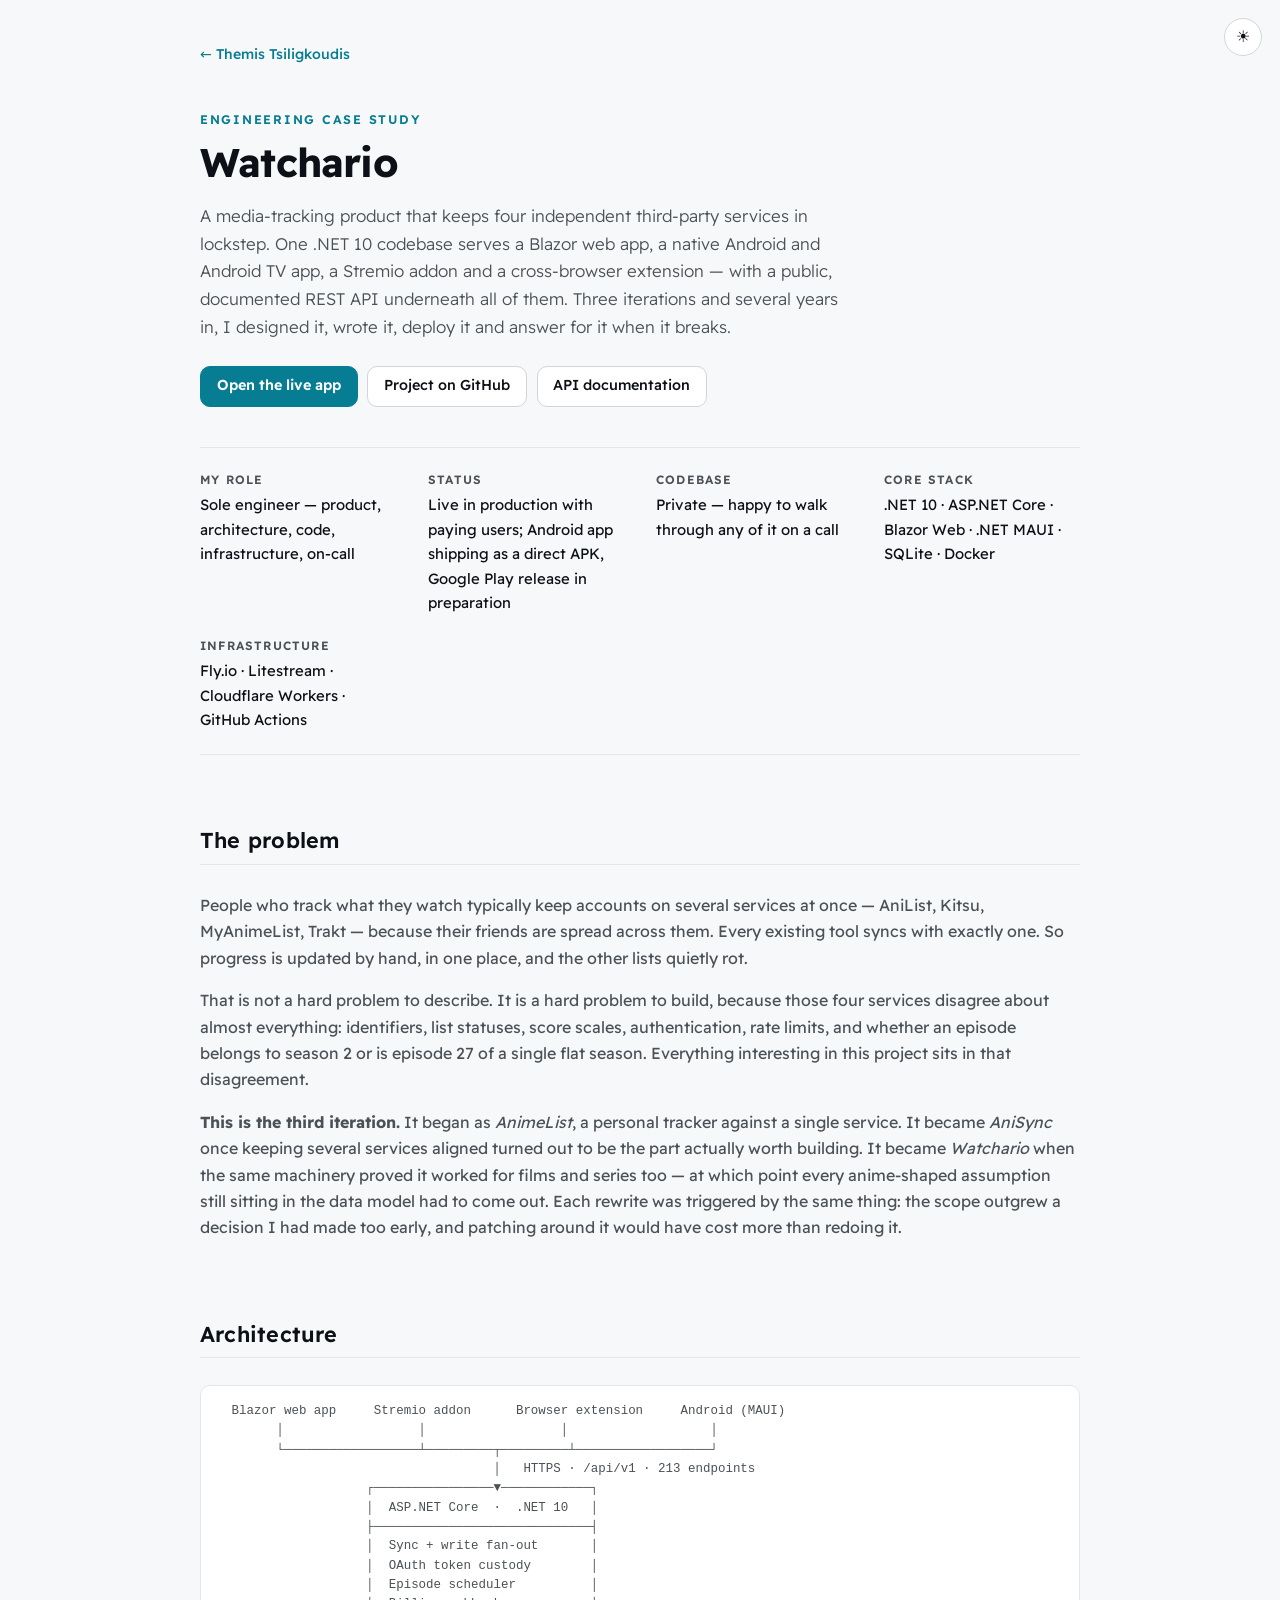
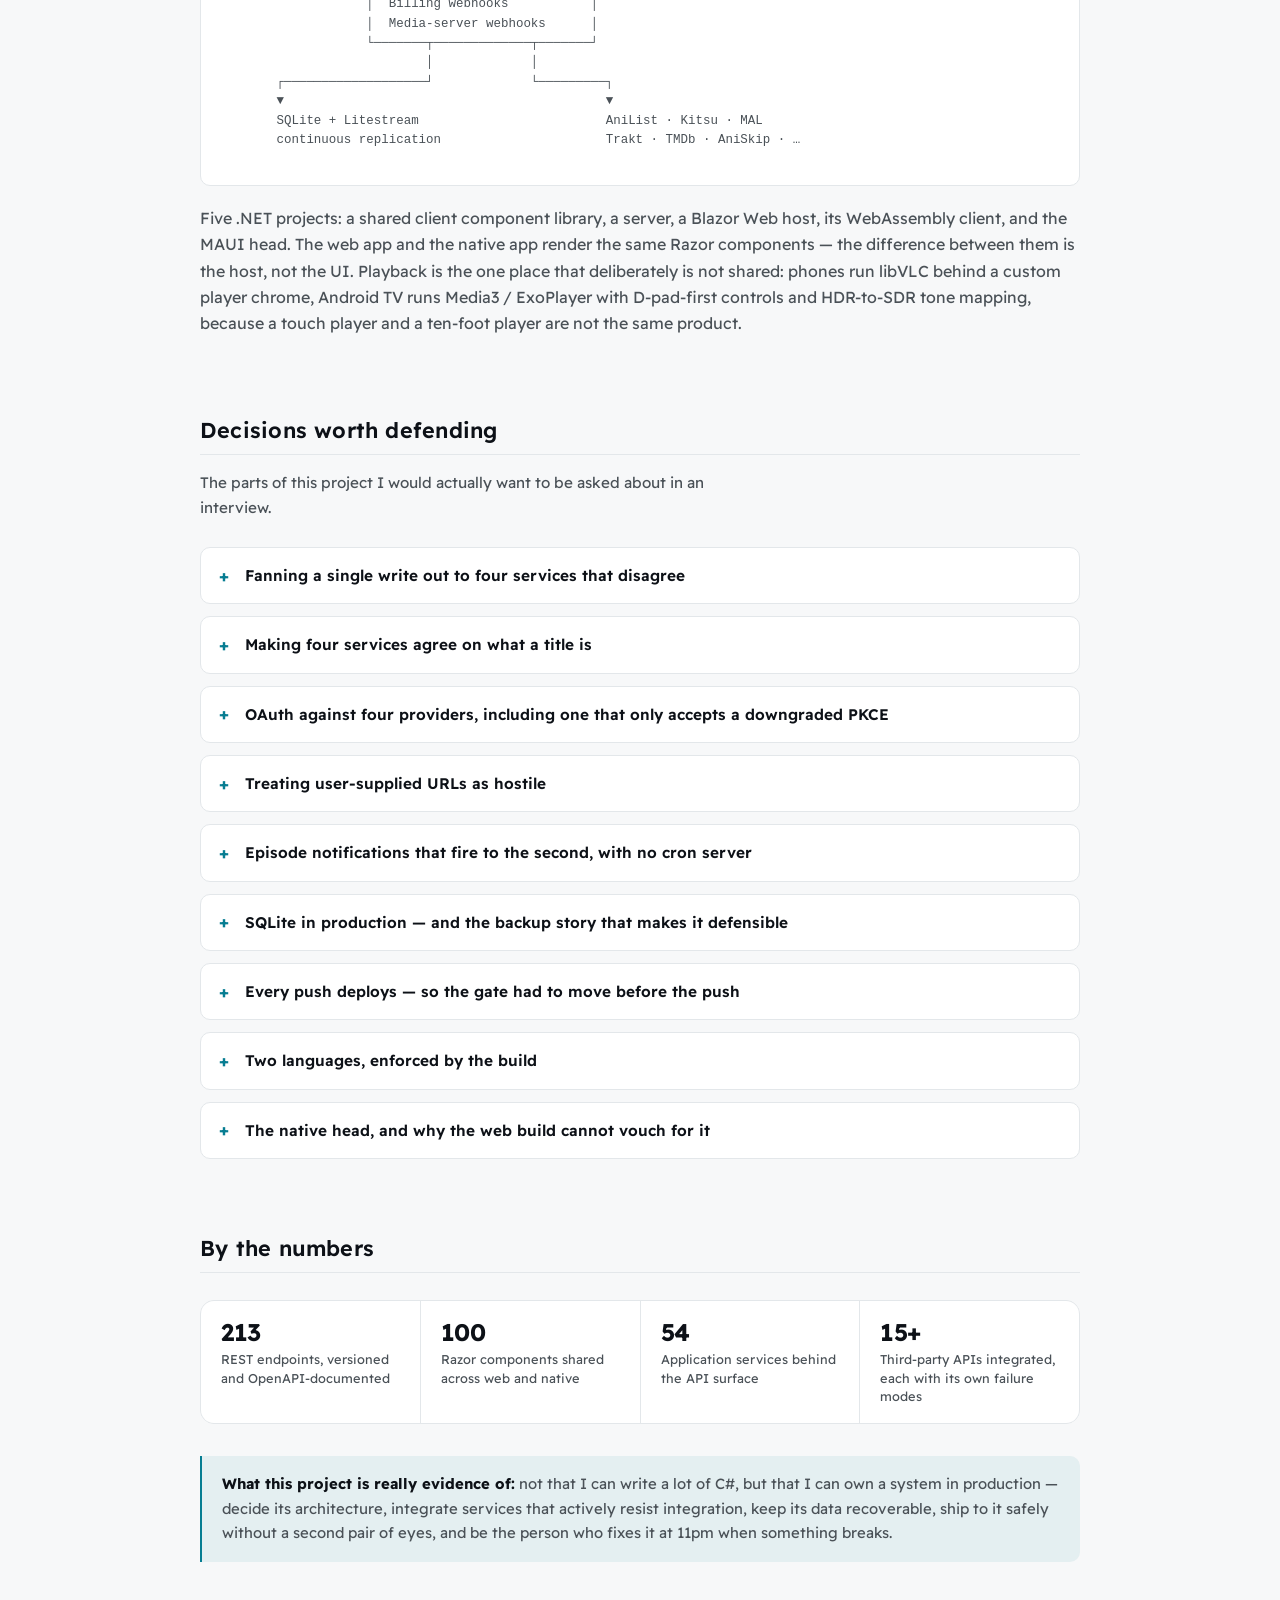
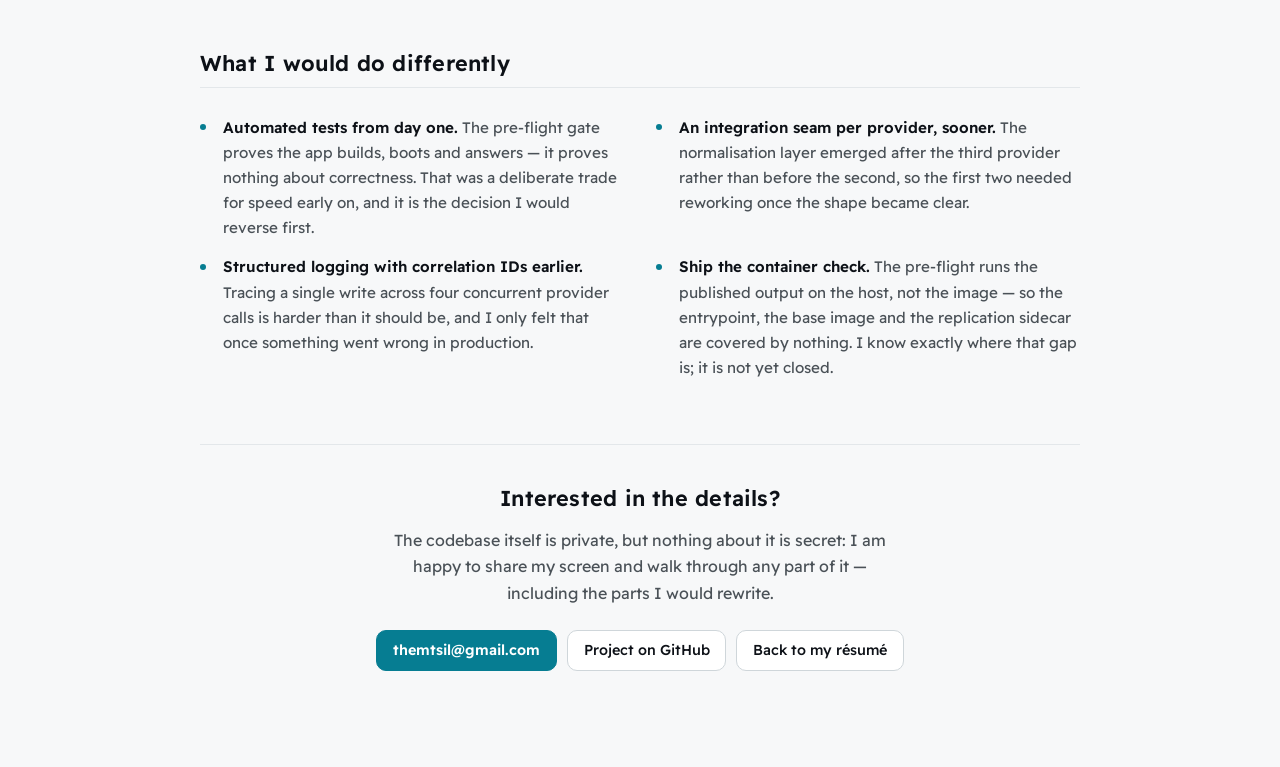
<file: watchario.html>
<!DOCTYPE html>
<html lang="en">
<head>
    <meta charset="utf-8">
    <meta name="viewport" content="width=device-width, initial-scale=1">

    <title>Watchario — Engineering Case Study · Themis Tsiligkoudis</title>
    <meta name="description" content="How I designed, built and now operate watchario.app single-handedly: one .NET 10 codebase serving a Blazor web app, a Stremio addon, a browser extension and an Android build, with a 213-endpoint public REST API on top of it.">
    <meta name="author" content="Themis Tsiligkoudis">
    <link rel="canonical" href="https://myportofolio.eu/watchario.html">

    <meta property="og:type" content="article">
    <meta property="og:site_name" content="Themis Tsiligkoudis">
    <meta property="og:url" content="https://myportofolio.eu/watchario.html">
    <meta property="og:title" content="Watchario — Engineering Case Study">
    <meta property="og:description" content="One .NET 10 codebase, four client surfaces, a 213-endpoint public API, and one engineer on call. The decisions behind watchario.app.">
    <meta property="og:image" content="https://myportofolio.eu/assets/images/og-image.png">
    <meta name="twitter:card" content="summary_large_image">
    <meta name="twitter:title" content="Watchario — Engineering Case Study">
    <meta name="twitter:description" content="One .NET 10 codebase, four client surfaces, a 213-endpoint public API, and one engineer on call.">
    <meta name="twitter:image" content="https://myportofolio.eu/assets/images/og-image.png">

    <meta name="theme-color" content="#0b0d0e" media="(prefers-color-scheme: dark)">
    <meta name="theme-color" content="#f7f8f9" media="(prefers-color-scheme: light)">

    <link rel="icon" href="./assets/favicon.svg" type="image/svg+xml">

    <link rel="preconnect" href="https://fonts.googleapis.com">
    <link rel="preconnect" href="https://fonts.gstatic.com" crossorigin>
    <link rel="stylesheet" href="https://fonts.googleapis.com/css2?family=Readex+Pro:wght@300;400;500;600;700&display=swap">
    <link rel="stylesheet" href="./styles/main.css">

    <script>
        (function () {
            try {
                var t = localStorage.getItem('portfolio-theme');
                if (t === 'light' || t === 'dark') {
                    document.documentElement.setAttribute('data-theme', t);
                }
            } catch (e) { /* Blocked storage — the OS preference decides. */ }
        })();
    </script>
</head>
<body>
    <a class="skip-link" href="#main">Skip to content</a>

    <button id="theme-toggle" class="theme-toggle no-print" type="button" aria-label="Toggle color theme" aria-pressed="false" title="Toggle theme">
        <span class="theme-toggle__icon" aria-hidden="true">☾</span>
    </button>

    <main id="main">
        <div id="container--main">

            <a class="backlink" href="./index.html">← Themis Tsiligkoudis</a>

            <header class="case-hero">
                <p class="eyebrow">Engineering case study</p>
                <h1>Watchario</h1>
                <p class="case-hero__lead">
                    A media-tracking product that keeps four independent third-party services in lockstep.
                    One .NET 10 codebase serves a Blazor web app, a native Android and Android TV app, a
                    Stremio addon and a cross-browser extension — with a public, documented REST API
                    underneath all of them. Three iterations and several years in, I designed it, wrote it,
                    deploy it and answer for it when it breaks.
                </p>

                <ul class="cta-row">
                    <li><a class="btn btn--primary" href="https://watchario.app" target="_blank" rel="noopener">Open the live app</a></li>
                    <li><a class="btn" href="https://github.com/ttsiligkoudis/watchario-app" target="_blank" rel="noopener">Project on GitHub</a></li>
                    <li><a class="btn" href="https://watchario.app/api/docs" target="_blank" rel="noopener">API documentation</a></li>
                </ul>
            </header>

            <dl class="meta-grid">
                <div>
                    <dt>My role</dt>
                    <dd>Sole engineer — product, architecture, code, infrastructure, on-call</dd>
                </div>
                <div>
                    <dt>Status</dt>
                    <dd>Live in production with paying users; Android app shipping as a direct APK, Google Play release in preparation</dd>
                </div>
                <div>
                    <dt>Codebase</dt>
                    <dd>Private — happy to walk through any of it on a call</dd>
                </div>
                <div>
                    <dt>Core stack</dt>
                    <dd>.NET 10 · ASP.NET Core · Blazor Web · .NET MAUI · SQLite · Docker</dd>
                </div>
                <div>
                    <dt>Infrastructure</dt>
                    <dd>Fly.io · Litestream · Cloudflare Workers · GitHub Actions</dd>
                </div>
            </dl>

            <section class="section--page">
                <h2>The problem</h2>
                <p>
                    People who track what they watch typically keep accounts on several services at once —
                    AniList, Kitsu, MyAnimeList, Trakt — because their friends are spread across them.
                    Every existing tool syncs with exactly one. So progress is updated by hand, in one place,
                    and the other lists quietly rot.
                </p>
                <p>
                    That is not a hard problem to describe. It is a hard problem to build, because those four
                    services disagree about almost everything: identifiers, list statuses, score scales,
                    authentication, rate limits, and whether an episode belongs to season 2 or is episode 27
                    of a single flat season. Everything interesting in this project sits in that disagreement.
                </p>
                <p>
                    <strong>This is the third iteration.</strong> It began as <em>AnimeList</em>, a personal
                    tracker against a single service. It became <em>AniSync</em> once keeping several services
                    aligned turned out to be the part actually worth building. It became
                    <em>Watchario</em> when the same machinery proved it worked for films and series too — at
                    which point every anime-shaped assumption still sitting in the data model had to come out.
                    Each rewrite was triggered by the same thing: the scope outgrew a decision I had made too
                    early, and patching around it would have cost more than redoing it.
                </p>
            </section>

            <section class="section--page">
                <h2>Architecture</h2>

                <pre class="diagram" role="img" aria-label="Architecture diagram: four client surfaces call one ASP.NET Core service, which fans writes out to four tracker providers and reads metadata from a set of enrichment APIs.">
  Blazor web app     Stremio addon      Browser extension     Android (MAUI)
        │                  │                  │                   │
        └──────────────────┴─────────┬─────────┴──────────────────┘
                                     │   HTTPS · /api/v1 · 213 endpoints
                    ┌────────────────▼────────────┐
                    │  ASP.NET Core  ·  .NET 10   │
                    ├─────────────────────────────┤
                    │  Sync + write fan-out       │
                    │  OAuth token custody        │
                    │  Episode scheduler          │
                    │  Billing webhooks           │
                    │  Media-server webhooks      │
                    └───────┬─────────────┬───────┘
                            │             │
        ┌───────────────────┘             └─────────┐
        ▼                                           ▼
        SQLite + Litestream                         AniList · Kitsu · MAL
        continuous replication                      Trakt · TMDb · AniSkip · …
                </pre>

                <p>
                    Five .NET projects: a shared client component library, a server, a Blazor Web host, its
                    WebAssembly client, and the MAUI head. The web app and the native app render the same
                    Razor components — the difference between them is the host, not the UI. Playback is the
                    one place that deliberately is not shared: phones run libVLC behind a custom player
                    chrome, Android TV runs Media3 / ExoPlayer with D-pad-first controls and HDR-to-SDR
                    tone mapping, because a touch player and a ten-foot player are not the same product.
                </p>
            </section>

            <section class="section--page">
                <h2>Decisions worth defending</h2>
                <p class="section__lead">
                    The parts of this project I would actually want to be asked about in an interview.
                </p>

                <details class="deep-dive">
                    <summary>Fanning a single write out to four services that disagree</summary>
                    <div class="deep-dive__body">
                        <p>
                            When a user finishes an episode, that one event has to land on every account they
                            have linked. The providers do not share a vocabulary: one calls a list state
                            <code>CURRENT</code>, another <code>watching</code>; scores are 0–10 on one service,
                            0–100 on another, and five smiley faces on a third.
                        </p>
                        <p>
                            The write goes to the primary provider first, because that is the one the user sees
                            in their catalogue and the one whose failure must surface immediately. Only then do
                            the secondaries fan out concurrently, each through a normalisation layer that maps
                            the canonical status and score into that provider's model. A secondary failing is
                            logged and retried, not surfaced as an error — the user's own list already updated.
                        </p>
                        <p>
                            The same path is reused by every entry point: the web UI, the Stremio addon, the
                            browser extension, and Plex/Jellyfin/Emby webhooks. There is exactly one place in
                            the codebase where a progress update is written, which is the only reason four
                            surfaces stay consistent.
                        </p>
                    </div>
                </details>

                <details class="deep-dive">
                    <summary>Making four services agree on what a title is</summary>
                    <div class="deep-dive__body">
                        <p>
                            Everything above depends on a question none of the providers can answer: is the
                            thing the user just watched on service A the same thing as this entry on service B?
                            Each maintains its own identifier namespace, and the film and television databases
                            the metadata comes from maintain three more.
                        </p>
                        <p>
                            So a title has to resolve across seven namespaces — AniList, Kitsu, MyAnimeList,
                            IMDb, TMDb, TheTVDB and AniDB — and the mapping is not static: new titles appear
                            weekly and existing entries get corrected. An automated pipeline refreshes it daily
                            from the open mapping datasets, enriches the gaps, and publishes the result through
                            the public API so other projects can use it too.
                        </p>
                        <p>
                            The hard cases are structural rather than missing rows. A franchise that one service
                            models as seasons 1..N is often a single flat season elsewhere, so a split-cour show
                            has to be sliced back into per-cour numbering using the preceding cours' episode
                            counts — otherwise opening the second cour of a series shows all forty episodes
                            instead of its own twelve. Reconstructing that requires walking the relation graph,
                            not a lookup table.
                        </p>
                    </div>
                </details>

                <details class="deep-dive">
                    <summary>OAuth against four providers, including one that only accepts a downgraded PKCE</summary>
                    <div class="deep-dive__body">
                        <p>
                            Each provider gets its own native flow, so no password ever passes through
                            infrastructure I control unless the provider gives me no alternative: AniList uses
                            authorization code, Trakt likewise, MyAnimeList uses PKCE, and Kitsu offers only a
                            resource-owner password grant.
                        </p>
                        <p>
                            MyAnimeList advertises PKCE but accepts only
                            <code>code_challenge_method=plain</code> — the variant every guide tells you not to
                            use. There is no way to make it <code>S256</code>; the choice is to implement it as
                            specified or not support MyAnimeList. I implemented it, and documented why in the
                            repository so the next person to read that code does not "fix" it.
                        </p>
                        <p>
                            Refresh failures do not cascade. A provider whose refresh token has expired is
                            flagged for lazy re-authentication and its pill in the UI shows a
                            <em>needs reauth</em> badge; the other three keep working. Losing one linked account
                            should never mean re-linking all of them.
                        </p>
                    </div>
                </details>

                <details class="deep-dive">
                    <summary>Treating user-supplied URLs as hostile</summary>
                    <div class="deep-dive__body">
                        <p>
                            Users can point Watchario at their own third-party addon endpoints, which means the
                            server makes outbound HTTP requests to hosts a user chose. That is a server-side
                            request forgery primitive unless it is handled deliberately.
                        </p>
                        <p>
                            Checking the hostname before the request is not enough: the default handler follows
                            redirects, so a URL on a legitimate public host can answer <code>302</code> pointing
                            at <code>[::1]</code> or a private cloud address, and a naive client will follow it
                            and hand back the body. The real boundary has to be at the socket.
                        </p>
                        <p>
                            So user-supplied traffic goes through a dedicated named <code>HttpClient</code> whose
                            <code>ConnectCallback</code> vets the resolved address of <em>every</em> hop, with a
                            connect timeout and a response-size cap. The pre-flight hostname check stays, but only
                            to produce a decent error message when someone pastes something wrong.
                        </p>
                        <p>
                            A related trap cost me a real leak: those addon URLs embed per-user API keys, and
                            <code>HttpClient</code>'s own framework logging writes the full request URI at
                            <code>Information</code>. The keys were going into production logs without a single
                            log statement of mine being involved. The fix pins that client's log category to
                            <code>Warning</code>, and an automated check now fails the build if anyone lowers it.
                        </p>
                        <p>
                            The same instinct governs crash reporting: diagnostics are opt-out, and the payload
                            is redacted <em>on the device</em> before it is uploaded, so keys and tokens never
                            leave the user's phone in the first place. Redacting at the receiving end would have
                            been less code and the wrong boundary.
                        </p>
                    </div>
                </details>

                <details class="deep-dive">
                    <summary>Episode notifications that fire to the second, with no cron server</summary>
                    <div class="deep-dive__body">
                        <p>
                            When an episode a user is watching airs, they should get a notification at the moment
                            it airs — not up to an hour later. The obvious implementation is a minute-resolution
                            polling job, which is both wasteful and still imprecise.
                        </p>
                        <p>
                            Instead an in-process <code>BackgroundService</code> pulls the airing schedule once a
                            day and arms one timer per upcoming episode. Notifications fire exactly on time, the
                            database is not polled, and there is no external scheduler to operate.
                        </p>
                        <p>
                            That design has one honest weakness: the machine auto-stops when idle to keep hosting
                            costs near zero, and a stopped machine has no timers. A small Cloudflare Worker
                            therefore pings the app at the airing moment to wake it — free-tier cron triggers and
                            KV, no Durable Objects. The in-process scheduler remains the mechanism; the Worker
                            only guarantees the process is alive to run it.
                        </p>
                    </div>
                </details>

                <details class="deep-dive">
                    <summary>SQLite in production — and the backup story that makes it defensible</summary>
                    <div class="deep-dive__body">
                        <p>
                            One SQLite file holds every account: tokens, linked providers, notifications, cached
                            state. For a single-region service with this read pattern it is faster than a network
                            database and dramatically cheaper. The objection is not performance, it is durability —
                            a single file on a single volume is a single point of failure.
                        </p>
                        <p>
                            Litestream answers it by streaming the write-ahead log continuously to object storage,
                            so the recovery point is seconds rather than the last nightly dump. The container
                            entrypoint restores from the newest replica automatically when it starts on an empty
                            volume, which means the restore path runs on every fresh deploy rather than being a
                            document nobody has tested.
                        </p>
                        <p>
                            I have also rehearsed the restore deliberately, and my local development environment
                            works by pulling a real replica down and scrubbing the credentials out of it. The
                            backup is exercised weekly whether or not anything has gone wrong.
                        </p>
                    </div>
                </details>

                <details class="deep-dive">
                    <summary>Every push deploys — so the gate had to move before the push</summary>
                    <div class="deep-dive__body">
                        <p>
                            Pushing to the working branch merges to master and Fly deploys it. There is no review
                            step, because there is no second engineer. That is a fine arrangement right up until
                            a commit that compiles but throws during startup ships, and the machine crash-loops.
                        </p>
                        <p>
                            The CI pipeline that used to guard this took over three minutes and ran
                            <em>after</em> the push — by which point production was already broken. I replaced it
                            with a pre-flight script that runs the same assertions locally in about a minute, and
                            a git hook that refuses to push unless it has passed for the exact commit being pushed,
                            with a clean tree.
                        </p>
                        <p>
                            It checks the failure modes that have actually happened, not the ones that sound
                            plausible: the app boots and answers its health endpoint <em>twice</em>, ten seconds
                            apart, because answering once does not prove the process survives; the published
                            Blazor boot script returns 200, because a build reordering once shipped a site where
                            every page rendered a static skeleton while the server logs stayed perfectly clean;
                            and the payment webhook returns its handler's status code rather than one rewritten by
                            middleware, because that bug burned all sixty of the payment provider's retries on an
                            unfulfilled purchase.
                        </p>
                        <p>
                            Every check in that script is a scar. When something new breaks, the fix is not
                            finished until there is a check that would have caught it.
                        </p>
                    </div>
                </details>

                <details class="deep-dive">
                    <summary>Two languages, enforced by the build</summary>
                    <div class="deep-dive__body">
                        <p>
                            The UI ships in English and Greek. Localisation projects fail in a predictable way:
                            someone adds a string in a hurry, forgets the translation table, and that language
                            silently falls back to English for the next six months.
                        </p>
                        <p>
                            So it is not a convention here, it is a gate. A guardrail in the pre-flight script
                            scans the markup for translated literals and fails the push if any key is missing from
                            any language table, or if a translation's format placeholders do not match the
                            original — a mismatch that would otherwise be a runtime exception in front of a user.
                        </p>
                    </div>
                </details>

                <details class="deep-dive">
                    <summary>The native head, and why the web build cannot vouch for it</summary>
                    <div class="deep-dive__body">
                        <p>
                            The Android app is a .NET MAUI Blazor Hybrid head over the same component library.
                            The deployment pipeline compiles only the web head, so a MAUI-specific mistake —
                            a native binding that does not match the Java API — would not surface until it was on
                            a device. Every change touching that project therefore gets built for Android locally,
                            in both Debug and Release, before it goes anywhere.
                        </p>
                        <p>
                            The instructive bug was the video player failing to draw under the display cutout.
                            It needed three separate fixes: window flags on the modal's <em>own</em> window,
                            because modern MAUI hosts modal pages in a dialog fragment whose window is not the
                            activity's; opting the page out of safe-area insets; and opting the layouts
                            <em>inside</em> it out as well, since insets are applied per-layout and a root grid
                            will happily pad its children away from the notch on its own.
                        </p>
                        <p>
                            I found the third piece by rendering the window flags and view positions as an overlay
                            on the player itself, after several blind attempts had failed. Making the invisible
                            state visible solved in one build what guessing had not solved in five.
                        </p>
                    </div>
                </details>
            </section>

            <section class="section--page">
                <h2>By the numbers</h2>

                <div class="stat-band">
                    <p class="stat">
                        <span class="stat__value">213</span>
                        <span class="stat__label">REST endpoints, versioned and OpenAPI-documented</span>
                    </p>
                    <p class="stat">
                        <span class="stat__value">100</span>
                        <span class="stat__label">Razor components shared across web and native</span>
                    </p>
                    <p class="stat">
                        <span class="stat__value">54</span>
                        <span class="stat__label">Application services behind the API surface</span>
                    </p>
                    <p class="stat">
                        <span class="stat__value">15+</span>
                        <span class="stat__label">Third-party APIs integrated, each with its own failure modes</span>
                    </p>
                </div>

                <div class="callout" style="margin-top:2em;">
                    <p>
                        <strong>What this project is really evidence of:</strong> not that I can write a lot of C#,
                        but that I can own a system in production — decide its architecture, integrate services that
                        actively resist integration, keep its data recoverable, ship to it safely without a second
                        pair of eyes, and be the person who fixes it at 11pm when something breaks.
                    </p>
                </div>
            </section>

            <section class="section--page">
                <h2>What I would do differently</h2>
                <ul id="qualifications--list">
                    <li><strong>Automated tests from day one.</strong> The pre-flight gate proves the app builds, boots and answers — it proves nothing about correctness. That was a deliberate trade for speed early on, and it is the decision I would reverse first.</li>
                    <li><strong>An integration seam per provider, sooner.</strong> The normalisation layer emerged after the third provider rather than before the second, so the first two needed reworking once the shape became clear.</li>
                    <li><strong>Structured logging with correlation IDs earlier.</strong> Tracing a single write across four concurrent provider calls is harder than it should be, and I only felt that once something went wrong in production.</li>
                    <li><strong>Ship the container check.</strong> The pre-flight runs the published output on the host, not the image — so the entrypoint, the base image and the replication sidecar are covered by nothing. I know exactly where that gap is; it is not yet closed.</li>
                </ul>
            </section>

            <footer class="section--page footer">
                <h2>Interested in the details?</h2>
                <p>
                    The codebase itself is private, but nothing about it is secret: I am happy to share my
                    screen and walk through any part of it — including the parts I would rewrite.
                </p>
                <ul class="cta-row">
                    <li><a class="btn btn--primary" href="mailto:themtsil@gmail.com?subject=Watchario">themtsil@gmail.com</a></li>
                    <li><a class="btn" href="https://github.com/ttsiligkoudis/watchario-app" target="_blank" rel="noopener">Project on GitHub</a></li>
                    <li><a class="btn" href="./index.html">Back to my résumé</a></li>
                </ul>
            </footer>

        </div>
    </main>

    <script src="./scripts/theme.js" defer></script>
</body>
</html>
</file>
<file: styles/main.css>
/* ==========================================================================
   Themis Tsiligkoudis — digital resume
   Single stylesheet. Theme resolves from data-theme on <html>, falling back
   to the OS preference, so nothing here depends on a second network request.
   ========================================================================== */

:root{
    --bg:#0b0d0e;
    --surface:#141718;
    --surface-2:#1b1f20;
    --border:#262b2d;
    --border-strong:#343a3c;
    --text:#f2f4f5;
    --text-dim:#a3a9ab;
    --accent:#22c9e0;
    --accent-ink:#0b0d0e;
    --accent-soft:rgba(34,201,224,0.12);
    --accent-line:rgba(34,201,224,0.35);
    --shadow:0 1px 2px rgba(0,0,0,0.4), 0 8px 24px rgba(0,0,0,0.25);

    --maxw:920px;
    --radius:10px;
    --radius-lg:14px;

    color-scheme: dark;
}

:root[data-theme="light"]{
    --bg:#f7f8f9;
    --surface:#ffffff;
    --surface-2:#f1f4f5;
    --border:#e3e7ea;
    --border-strong:#cfd6da;
    --text:#0d1117;
    --text-dim:#4a5157;
    --accent:#067d92;
    --accent-ink:#ffffff;
    --accent-soft:rgba(6,125,146,0.08);
    --accent-line:rgba(6,125,146,0.3);
    --shadow:0 1px 2px rgba(16,24,32,0.06), 0 8px 24px rgba(16,24,32,0.06);

    color-scheme: light;
}

@media (prefers-color-scheme: light){
    :root:not([data-theme="dark"]){
        --bg:#f7f8f9;
        --surface:#ffffff;
        --surface-2:#f1f4f5;
        --border:#e3e7ea;
        --border-strong:#cfd6da;
        --text:#0d1117;
        --text-dim:#4a5157;
        --accent:#067d92;
        --accent-ink:#ffffff;
        --accent-soft:rgba(6,125,146,0.08);
        --accent-line:rgba(6,125,146,0.3);
        --shadow:0 1px 2px rgba(16,24,32,0.06), 0 8px 24px rgba(16,24,32,0.06);

        color-scheme: light;
    }
}

*,*::before,*::after{ box-sizing:border-box; }

html{ scroll-behavior:smooth; }

body{
    margin:0;
    background-color:var(--bg);
    color:var(--text);
    font-family:'Readex Pro', ui-sans-serif, system-ui, -apple-system, 'Segoe UI', sans-serif;
    font-size:16px;
    line-height:1.65;
    -webkit-font-smoothing:antialiased;
    text-rendering:optimizeLegibility;
}

p,li{ color:var(--text-dim); }

h1,h2,h3{ color:var(--text); line-height:1.2; }

a{
    color:var(--accent);
    text-decoration:none;
    font-weight:500;
    transition:color .18s ease, border-color .18s ease, opacity .18s ease;
}
a:hover{ opacity:.85; }

:focus-visible{
    outline:2px solid var(--accent);
    outline-offset:3px;
    border-radius:4px;
}

.skip-link{
    position:absolute;
    left:-9999px;
    top:0;
    z-index:200;
    padding:.6em 1em;
    background:var(--accent);
    color:var(--accent-ink);
    border-radius:0 0 var(--radius) 0;
    font-weight:600;
}
.skip-link:focus{ left:0; }

/* --------------------------------------------------------- layout ------- */

#container--main{
    max-width:var(--maxw);
    margin:0 auto;
    padding:2.5em 1.25em 4em;
}

.section--page{ padding:2em 0; }

h2{
    font-size:clamp(1.15rem, 2.4vw, 1.35rem);
    font-weight:600;
    letter-spacing:.01em;
    margin:0 0 1.25em;
    padding-bottom:.5em;
    border-bottom:1px solid var(--border);
}

.section__lead{
    margin:-0.75em 0 1.75em;
    font-size:.95rem;
    max-width:62ch;
}

/* ----------------------------------------------------------- hero ------- */

#wrapper--hero{
    display:flex;
    align-items:center;
    gap:2.75em;
    padding:1em 0 2em;
}

.hero__content{ flex:1; min-width:0; }

#profile-pic{
    width:150px;
    height:150px;
    flex-shrink:0;
    object-fit:cover;
    border-radius:50%;
    border:1px solid var(--border-strong);
    box-shadow:var(--shadow);
}

.eyebrow{
    color:var(--accent);
    font-size:.78rem;
    font-weight:600;
    letter-spacing:.14em;
    text-transform:uppercase;
    margin:0 0 .55em;
}

#user-name{
    font-size:clamp(2.1rem, 5.5vw, 2.85rem);
    font-weight:700;
    letter-spacing:-.02em;
    margin:0 0 .45em;
}

#bio{
    font-size:1.02rem;
    font-weight:300;
    margin:0 0 1.25em;
    max-width:60ch;
}

#bio strong{ color:var(--text); font-weight:500; }

/* ---------------------------------------------------- availability ------ */

.availability{
    display:flex;
    flex-wrap:wrap;
    gap:.5em;
    list-style:none;
    margin:0 0 1.5em;
    padding:0;
}

.availability li{
    display:inline-flex;
    align-items:center;
    gap:.5em;
    font-size:.82rem;
    color:var(--text-dim);
    background:var(--surface);
    border:1px solid var(--border);
    border-radius:999px;
    padding:.32em .85em;
    line-height:1.5;
}

.availability li::before{
    content:"";
    width:6px;
    height:6px;
    border-radius:50%;
    background:var(--border-strong);
    flex-shrink:0;
}

.availability li.is-open{
    color:var(--text);
    border-color:var(--accent-line);
    background:var(--accent-soft);
}

.availability li.is-open::before{
    background:var(--accent);
    box-shadow:0 0 0 3px var(--accent-soft);
}

/* ------------------------------------------------------ CTA links ------- */

.cta-row{
    display:flex;
    flex-wrap:wrap;
    gap:.6em;
    margin:0;
    padding:0;
    list-style:none;
}

.btn{
    display:inline-flex;
    align-items:center;
    gap:.5em;
    padding:.55em 1.1em;
    border-radius:var(--radius);
    border:1px solid var(--border-strong);
    background:var(--surface);
    color:var(--text);
    font-size:.9rem;
    font-weight:500;
}

.btn:hover{
    border-color:var(--accent);
    color:var(--accent);
    opacity:1;
}

.btn--primary{
    background:var(--accent);
    border-color:var(--accent);
    color:var(--accent-ink);
    font-weight:600;
}

.btn--primary:hover{
    background:var(--accent);
    color:var(--accent-ink);
    opacity:.88;
}

/* ---------------------------------------------------------- stats ------- */

.stat-band{
    display:grid;
    grid-template-columns:repeat(auto-fit, minmax(150px, 1fr));
    gap:1px;
    background:var(--border);
    border:1px solid var(--border);
    border-radius:var(--radius-lg);
    overflow:hidden;
    margin:0;
}

.stat{
    background:var(--surface);
    padding:1.1em 1.25em;
    margin:0;
}

.stat__value{
    display:block;
    font-size:1.5rem;
    font-weight:700;
    color:var(--text);
    letter-spacing:-.02em;
    line-height:1.2;
}

.stat__label{
    display:block;
    font-size:.8rem;
    color:var(--text-dim);
    margin-top:.25em;
    line-height:1.45;
}

/* -------------------------------------------------------- featured ------ */

.featured{
    border:1px solid var(--border);
    border-radius:var(--radius-lg);
    background:var(--surface);
    padding:1.75em;
    box-shadow:var(--shadow);
    position:relative;
    overflow:hidden;
}

.featured::before{
    content:"";
    position:absolute;
    inset:0 0 auto 0;
    height:2px;
    background:linear-gradient(90deg, var(--accent), transparent 70%);
}

.featured__head{
    display:flex;
    flex-wrap:wrap;
    align-items:baseline;
    justify-content:space-between;
    gap:.5em 1em;
    margin-bottom:.35em;
}

.featured__title{
    font-size:1.3rem;
    font-weight:700;
    margin:0;
    letter-spacing:-.01em;
}

.featured__role{
    font-size:.78rem;
    font-weight:600;
    letter-spacing:.1em;
    text-transform:uppercase;
    color:var(--accent);
}

.featured__tagline{
    font-size:1rem;
    margin:0 0 1.1em;
    max-width:62ch;
}

.featured__points{
    list-style:none;
    padding:0;
    margin:0 0 1.35em;
    display:grid;
    grid-template-columns:repeat(auto-fit, minmax(255px, 1fr));
    gap:.55em 1.5em;
}

.featured__points li{
    position:relative;
    padding-left:1.35em;
    font-size:.92rem;
    line-height:1.6;
}

.featured__points li::before{
    content:"";
    position:absolute;
    left:0;
    top:.62em;
    width:5px;
    height:5px;
    border-radius:50%;
    background:var(--accent);
}

.featured__points strong{ color:var(--text); font-weight:600; }

/* ------------------------------------------------------- tag chips ------ */

.tags{
    display:flex;
    flex-wrap:wrap;
    gap:.4em;
    list-style:none;
    padding:0;
    margin:0 0 1.35em;
}

.tags li{
    font-size:.78rem;
    color:var(--text-dim);
    background:var(--surface-2);
    border:1px solid var(--border);
    border-radius:6px;
    padding:.2em .6em;
    line-height:1.6;
}

/* ---------------------------------------------------- capabilities ------ */

#qualifications--list{
    list-style:none;
    padding:0;
    margin:0;
    display:grid;
    grid-template-columns:repeat(auto-fit, minmax(280px, 1fr));
    gap:.9em 2em;
}

#qualifications--list li{
    position:relative;
    padding-left:1.5em;
    font-size:.95rem;
}

#qualifications--list li::before{
    content:"";
    position:absolute;
    left:0;
    top:.62em;
    width:6px;
    height:6px;
    border-radius:50%;
    background:var(--accent);
}

#qualifications--list strong{ color:var(--text); font-weight:600; }

/* ------------------------------------------------------ tech stack ------ */

.stack-group{
    display:grid;
    grid-template-columns:150px 1fr;
    gap:1em 1.5em;
    padding:1em 0;
    border-bottom:1px solid var(--border);
    align-items:start;
}

.stack-group:last-child{ border-bottom:none; }

.stack-group__label{
    font-size:.8rem;
    font-weight:600;
    letter-spacing:.06em;
    text-transform:uppercase;
    color:var(--text-dim);
    padding-top:.35em;
    margin:0;
}

.stack-group__items{
    display:flex;
    flex-wrap:wrap;
    gap:.45em;
    list-style:none;
    padding:0;
    margin:0;
}

.stack-group__items li{
    font-size:.85rem;
    color:var(--text);
    background:var(--surface);
    border:1px solid var(--border);
    border-radius:6px;
    padding:.28em .7em;
    line-height:1.6;
    transition:border-color .18s ease, background-color .18s ease;
}

.stack-group__items li:hover{
    border-color:var(--accent-line);
    background:var(--accent-soft);
}

/* ------------------------------------------------------- timeline ------- */

.card--work-history,
.card--education{
    position:relative;
    border-left:1px solid var(--border);
    margin-bottom:2em;
    padding:0 0 .35em 1.75em;
    transition:border-color .18s ease;
}

.card--work-history:last-child,
.card--education:last-child{ margin-bottom:0; }

.card--work-history::before,
.card--education::before{
    content:"";
    position:absolute;
    left:-6px;
    top:.55em;
    width:11px;
    height:11px;
    border-radius:50%;
    background:var(--bg);
    border:2px solid var(--accent);
}

.card--work-history:hover,
.card--education:hover{ border-left-color:var(--accent-line); }

.card__header{
    display:flex;
    flex-wrap:wrap;
    justify-content:space-between;
    align-items:baseline;
    gap:.25em 1em;
    margin-bottom:.4em;
}

.card__header strong{
    font-size:1.02rem;
    font-weight:600;
    color:var(--text);
}

.card__date{
    font-size:.82rem;
    color:var(--text-dim);
    font-variant-numeric:tabular-nums;
    white-space:nowrap;
}

.card--work-history > p,
.card--education > p{
    font-size:.94rem;
    margin:0 0 .7em;
    max-width:66ch;
}

.card--work-history ul{
    margin:0;
    padding-left:1.15em;
}

.card--work-history li{
    font-size:.93rem;
    line-height:1.6;
    margin-bottom:.35em;
}

.card--work-history li::marker{ color:var(--accent); }

.card--work-history li strong{ color:var(--text); font-weight:600; }

.muted{
    font-size:.88rem;
    color:var(--text-dim);
    margin:0;
}

/* -------------------------------------------------------- projects ------ */

.projects-grid{
    display:grid;
    grid-template-columns:repeat(auto-fit, minmax(255px, 1fr));
    gap:.9em;
}

.card--project{
    display:flex;
    flex-direction:column;
    gap:.35em;
    padding:1em 1.1em;
    border:1px solid var(--border);
    border-radius:var(--radius);
    background:var(--surface);
    transition:border-color .18s ease;
}

.card--project:hover{ border-color:var(--accent-line); }

.card--project__title{
    color:var(--text);
    font-weight:600;
    font-size:.97rem;
    margin:0;
    line-height:1.4;
}

.card--project__desc{
    color:var(--text-dim);
    font-size:.87rem;
    line-height:1.55;
    margin:0;
}

/* Pushed to the bottom so the link rows align across a grid of uneven cards. */
.card--project__links{
    display:flex;
    flex-wrap:wrap;
    gap:.35em .9em;
    margin:auto 0 0;
    padding-top:.7em;
    font-size:.83rem;
}

.card--project__links a{ font-weight:600; }

/* Set by scripts/projects.js when a status endpoint reports the demo down.
   Without that endpoint nothing here applies and the link stays normal. */
.card--project__links a.is-down{
    color:var(--text-dim);
    text-decoration:line-through;
    text-decoration-thickness:1px;
    pointer-events:none;
    cursor:default;
}

.card--project__links a.is-down::after{
    content:" offline";
    font-weight:400;
    font-size:.9em;
    text-decoration:none;
    display:inline-block;
}

/* ---------------------------------------------------------- extras ------ */

.two-col{
    display:grid;
    grid-template-columns:repeat(auto-fit, minmax(280px, 1fr));
    gap:1.5em 2.5em;
}

.plain-list{
    list-style:none;
    padding:0;
    margin:0;
}

.plain-list li{
    font-size:.93rem;
    padding:.4em 0;
    border-bottom:1px solid var(--border);
    display:flex;
    justify-content:space-between;
    align-items:baseline;
    gap:1em;
}

.plain-list li:last-child{ border-bottom:none; }

.plain-list span:first-child{ min-width:0; }

.plain-list span:last-child{
    color:var(--text-dim);
    font-size:.85rem;
    white-space:nowrap;
    flex-shrink:0;
}

/* ---------------------------------------------------------- footer ------ */

.footer{
    margin-top:2em;
    padding-top:2.5em;
    border-top:1px solid var(--border);
    text-align:center;
}

.footer h2{
    border-bottom:none;
    padding-bottom:0;
    margin-bottom:.5em;
}

.footer p{ max-width:52ch; margin-inline:auto; }

.footer .cta-row{ justify-content:center; margin-top:1.5em; }

.colophon{
    margin-top:2.5em;
    font-size:.8rem;
    color:var(--text-dim);
}

/* ----------------------------------------------------- theme toggle ----- */

.theme-toggle{
    position:fixed;
    top:1.1em;
    right:1.1em;
    width:38px;
    height:38px;
    border-radius:50%;
    border:1px solid var(--border-strong);
    background:var(--surface);
    color:var(--text);
    cursor:pointer;
    display:flex;
    align-items:center;
    justify-content:center;
    font-size:1rem;
    z-index:100;
    transition:border-color .18s ease, transform .18s ease;
}

.theme-toggle:hover{
    border-color:var(--accent);
    transform:rotate(18deg);
}

.theme-toggle__icon{ line-height:1; }

/* ------------------------------------------------------ case study ------ */

.backlink{
    display:inline-flex;
    align-items:center;
    gap:.45em;
    font-size:.88rem;
    margin-bottom:2em;
}

.case-hero{ padding:1em 0 1.5em; }

.case-hero h1{
    font-size:clamp(1.9rem, 5vw, 2.5rem);
    font-weight:700;
    letter-spacing:-.02em;
    margin:0 0 .4em;
}

.case-hero__lead{
    font-size:1.05rem;
    font-weight:300;
    max-width:64ch;
    margin:0 0 1.5em;
}

.meta-grid{
    display:grid;
    grid-template-columns:repeat(auto-fit, minmax(190px, 1fr));
    gap:1.25em 2em;
    padding:1.35em 0;
    border-top:1px solid var(--border);
    border-bottom:1px solid var(--border);
    margin-bottom:2.5em;
}

.meta-grid dt{
    font-size:.75rem;
    font-weight:600;
    letter-spacing:.1em;
    text-transform:uppercase;
    color:var(--text-dim);
    margin-bottom:.3em;
}

.meta-grid dd{
    margin:0;
    font-size:.93rem;
    color:var(--text);
}

.diagram{
    font-family:ui-monospace, SFMono-Regular, 'SF Mono', Menlo, Consolas, monospace;
    font-size:.78rem;
    line-height:1.55;
    background:var(--surface);
    border:1px solid var(--border);
    border-radius:var(--radius);
    padding:1.25em;
    overflow-x:auto;
    color:var(--text-dim);
    margin:0 0 1.5em;
}

.deep-dive{
    border:1px solid var(--border);
    border-radius:var(--radius);
    background:var(--surface);
    margin-bottom:.75em;
    overflow:hidden;
}

.deep-dive > summary{
    cursor:pointer;
    padding:.9em 1.15em;
    font-weight:600;
    font-size:.96rem;
    color:var(--text);
    list-style:none;
    display:flex;
    align-items:center;
    gap:.65em;
    transition:background-color .18s ease;
}

.deep-dive > summary::-webkit-details-marker{ display:none; }

.deep-dive > summary::before{
    content:"+";
    color:var(--accent);
    font-weight:700;
    font-size:1.05rem;
    width:1em;
    flex-shrink:0;
}

.deep-dive[open] > summary::before{ content:"\2212"; }

.deep-dive > summary:hover{ background:var(--accent-soft); }

.deep-dive__body{
    padding:0 1.15em 1.15em 2.8em;
    font-size:.92rem;
}

.deep-dive__body p{ margin:0 0 .8em; max-width:68ch; }
.deep-dive__body p:last-child{ margin-bottom:0; }
.deep-dive__body code{
    font-family:ui-monospace, SFMono-Regular, Menlo, Consolas, monospace;
    font-size:.88em;
    background:var(--surface-2);
    border:1px solid var(--border);
    border-radius:4px;
    padding:.08em .38em;
    color:var(--text);
}

.callout{
    border-left:2px solid var(--accent);
    background:var(--accent-soft);
    border-radius:0 var(--radius) var(--radius) 0;
    padding:1em 1.25em;
    margin:0 0 1.5em;
}

.callout p{ margin:0; font-size:.93rem; }
.callout strong{ color:var(--text); }

/* ------------------------------------------------------ responsive ------ */

@media (max-width:720px){
    #container--main{ padding:2em 1.1em 3em; }

    .section--page{ padding:1.5em 0; }

    #wrapper--hero{
        flex-direction:column;
        align-items:flex-start;
        gap:1.5em;
        padding-top:.5em;
    }

    #profile-pic{ width:112px; height:112px; }

    .stack-group{
        grid-template-columns:1fr;
        gap:.6em;
    }

    .stack-group__label{ padding-top:0; }

    .card__header{ flex-direction:column; align-items:flex-start; }

    .theme-toggle{ top:.75em; right:.75em; }

    .btn{ flex:1 1 auto; justify-content:center; }
}

@media (prefers-reduced-motion:reduce){
    html{ scroll-behavior:auto; }
    *,*::before,*::after{
        animation-duration:.01ms !important;
        transition-duration:.01ms !important;
    }
}

/* ----------------------------------------------------------- print ------ */

@media print{
    :root{
        --bg:#ffffff;
        --surface:#ffffff;
        --surface-2:#ffffff;
        --border:#c8ced2;
        --border-strong:#9aa3a8;
        --text:#000000;
        --text-dim:#2b2f33;
        --accent:#046273;
        --accent-soft:transparent;
        --accent-line:#046273;
        --shadow:none;
    }

    @page{
        size:A4;
        margin:13mm 12mm 12mm;
    }

    body{ font-size:9.6pt; line-height:1.42; background:#fff; }

    /* ---- Pagination.
       Nothing that reads as one unit may be split across a page boundary: a
       bullet, a role, a project card, a stack row. Blocks that are allowed to
       flow (the grids, the sections) keep their children intact instead. ---- */

    p,li{ orphans:3; widows:3; }

    h2,h3,
    .section__lead,
    .card__header,
    .featured__head,
    .case-hero h1{ break-after:avoid; }

    .stat-band,
    .meta-grid,
    .diagram,
    .callout,
    .deep-dive,
    .stack-group,
    .two-col > div,
    .plain-list li,
    #qualifications--list li,
    .featured__points li,
    .card--work-history li,
    .availability li,
    .tags li{ break-inside:avoid; }

    /* Containers stay breakable — only their children are atomic. */
    .projects-grid,
    #qualifications--list,
    .featured__points,
    .two-col,
    section{ break-inside:auto; }

    /* A collapsed <details> prints as a bare heading; open them all on paper. */
    .deep-dive__body{ display:block !important; }

    .theme-toggle,
    .skip-link,
    .no-print{ display:none !important; }

    #container--main{ max-width:none; padding:0; }

    .section--page{ padding:.45em 0; }

    h2{
        font-size:11pt;
        margin:0 0 .6em;
        padding-bottom:.25em;
        break-after:avoid;
    }

    #wrapper--hero{
        gap:1.25em;
        padding:0 0 .6em;
        align-items:flex-start;
        break-inside:avoid;
    }
    #profile-pic{ width:88px; height:88px; box-shadow:none; }
    #user-name{ font-size:20pt; margin-bottom:.2em; }
    #bio{ font-size:9.4pt; margin-bottom:.6em; }
    .eyebrow{ font-size:8pt; }

    /* Tight letter-spacing survives PDF text extraction; wide spacing makes an
       ATS read "SE N IOR" instead of "SENIOR". */
    .eyebrow,
    .featured__role,
    .stack-group__label,
    .card--project__meta,
    .meta-grid dt{ letter-spacing:.02em; }

    .availability li{ font-size:7.8pt; padding:.15em .55em; background:none; }
    .cta-row .btn{
        border:none;
        padding:0 1.1em 0 0;
        font-size:8.6pt;
        background:none;
    }
    .btn--primary{ color:var(--accent); }

    .stat-band{ background:none; gap:0; }
    .stat{ padding:.5em .8em; border-right:1px solid var(--border); }
    .stat:last-child{ border-right:none; }
    .stat__value{ font-size:13pt; }
    .stat__label{ font-size:7.6pt; }

    .featured{ padding:.8em .95em; box-shadow:none; break-inside:avoid; }
    .featured::before{ display:none; }
    .featured__title{ font-size:12pt; }
    .featured__tagline{ font-size:9.2pt; margin-bottom:.7em; }
    .featured__points{ gap:.3em 1.2em; margin-bottom:.8em; }
    .featured__points li,
    #qualifications--list li,
    .card--work-history li{ font-size:8.9pt; }

    .section__lead{ font-size:8.8pt; margin:-.35em 0 .9em; }

    .tags{ margin-bottom:.8em; }
    .tags li{ font-size:7.6pt; padding:.1em .4em; }

    .stack-group{ grid-template-columns:110px 1fr; padding:.45em 0; gap:.4em 1em; }
    .stack-group__label{ font-size:7.6pt; padding-top:.15em; }
    .stack-group__items{ gap:.25em; }
    .stack-group__items li{ font-size:8pt; padding:.12em .45em; }

    .plain-list li{ font-size:8.6pt; padding:.25em 0; }
    .plain-list span:last-child{ font-size:8pt; }
    .meta-grid dd{ font-size:8.6pt; }

    .card--work-history,
    .card--education{ break-inside:avoid; margin-bottom:1em; }

    .projects-grid{ gap:.5em; }
    .card--project{ break-inside:avoid; padding:.5em .7em; gap:.2em; }
    .card--project__title{ font-size:9pt; }
    .card--project__desc{ font-size:8.1pt; line-height:1.4; }
    .card--project__links{ font-size:7.6pt; padding-top:.3em; gap:.1em .7em; }
    .card--project__links a.is-down{ text-decoration:none; }

    .card--work-history > p,
    .card--education > p{ font-size:8.8pt; margin-bottom:.45em; }
    .card--work-history li{ margin-bottom:.15em; }
    .card--work-history,
    .card--education{ margin-bottom:.85em; padding-left:1.4em; }
    .muted{ font-size:8.2pt; }

    a{ color:var(--accent); }

    /* Links carry no href on paper — surface the ones that matter. */
    .print-url::after{
        content:" (" attr(data-url) ")";
        font-size:8pt;
        color:var(--text-dim);
        font-weight:400;
    }

    .footer{ margin-top:1em; padding-top:1em; break-inside:avoid; }
    .colophon{ display:none; }
}
</file>
<file: .vs/Digital-Resume/styles/main.css>
@import url('https://fonts.googleapis.com/css2?family=Readex+Pro:wght@300;400;500;600;700&display=swap');

:root{
    --mainTextColor-light:#000;
    --secondaryTextColor-light:rgb(51 51 51);
    --mainLinkColor-light:#0da2b8;
    --mainBorderColor-light:rgb(218, 218, 218);
    --mainBgColor-light:rgb(249, 250,251);

    --mainTextColor-dark:#fff;
    --secondaryTextColor-dark:#adb0b1;
    --mainLinkColor-dark:rgb(30, 190,214);
    --mainBorderColor-dark:#2b3031;
    --mainBgColor-dark:#131415;
    
    --mainTextColor:var(--mainTextColor-dark);
    --secondaryTextColor:var(--secondaryTextColor-dark);
    --mainLinkColor:var(--mainLinkColor-dark);
    --mainBorderColor:var(--mainBorderColor-dark);
    --mainBgColor:var(--mainBgColor-dark);

}


*{
    font-family: 'Readex Pro';
    line-height: 1.5em;
    box-sizing: border-box;
    color: var(--mainTextColor);
    
}

body{
    background-color: var(--mainBgColor);            
}

p, span, li{
    color: var(--secondaryTextColor);
    font-size: 1em;
}

a{
    text-decoration: none;
    color: var(--mainLinkColor);
    font-weight: 500;
}

li{
    line-height: 1.9em;
}

#container--main{
    max-width: 850px;
    margin: 0 auto;
    padding: 1em;
}

.section--page{
    padding-top: 1em;
    padding-bottom: 1em;
}

#wrapper--hero{
    display: flex;
    align-items: center;
    gap: 4em;
}

#bio, a{
    font-weight: 300;
}

#user-name{
    font-size: 48px;
    line-height: 1em;
}

#profile-pic{
    width: 150px;
    height: 150px;
    object-fit: cover;
    border-radius: 50%;
}

#email{
    color: var(--mainTextColor);
}

#socials--list{
    display: flex;
    justify-content: space-between;
    column-gap: 1em;
    flex-wrap: wrap;
}

#socials--list a{
    font-weight: 300;
    color: var(--secondaryTextColor);
    font-size: 0.9em;
    transition: 0.3s;
}

#socials--list a:hover{
    font-weight: 100;
    color: var(--mainLinkColor);
    font-size: 0.9em;
}

#qualifications--list{
    list-style: none;
}

#wrapper--techstack__items{
    display: flex;
    flex-wrap: wrap;
    gap: 1em;
    font-size: 0.9em;
}

.card--techstack{
    border: 1px solid var(--mainBorderColor);
    border-radius: 5px;
    padding: 0.5em 1em;
    align-items: center;
}

.card--project{
    padding-top: 1em;
    padding-bottom: 1em;
    border-top: 1px solid var(--mainBorderColor);
}

.card--project a{
    color: var(--mainTextColor);

    transition: 0.3s;
}

.card--project a:hover{
    color: rgb(30, 190,214);

}

.card--work-history{
    border-left: 1px solid var(--mainBorderColor);
    margin-top: 3em;
    margin-bottom: 3em;
    padding-left: 2em;
}

.line-break{
    background-color: var(--mainBorderColor);
    height: 1px;
}


@media(max-width:600px){

    .section--page{
        padding-top: 1em;
        padding-bottom: 1em;
    }

    #wrapper--hero{
        display: flex;
        align-items: center;
        gap: 1em;
    }

    #profile-pic{
        width: 200px;
        height: 200px;
    }

    #wrapper--hero{
        flex-direction: column;
    }

    .card--work-history{
        border-left: none;
        padding-left: 0;
    }
}
</file>
